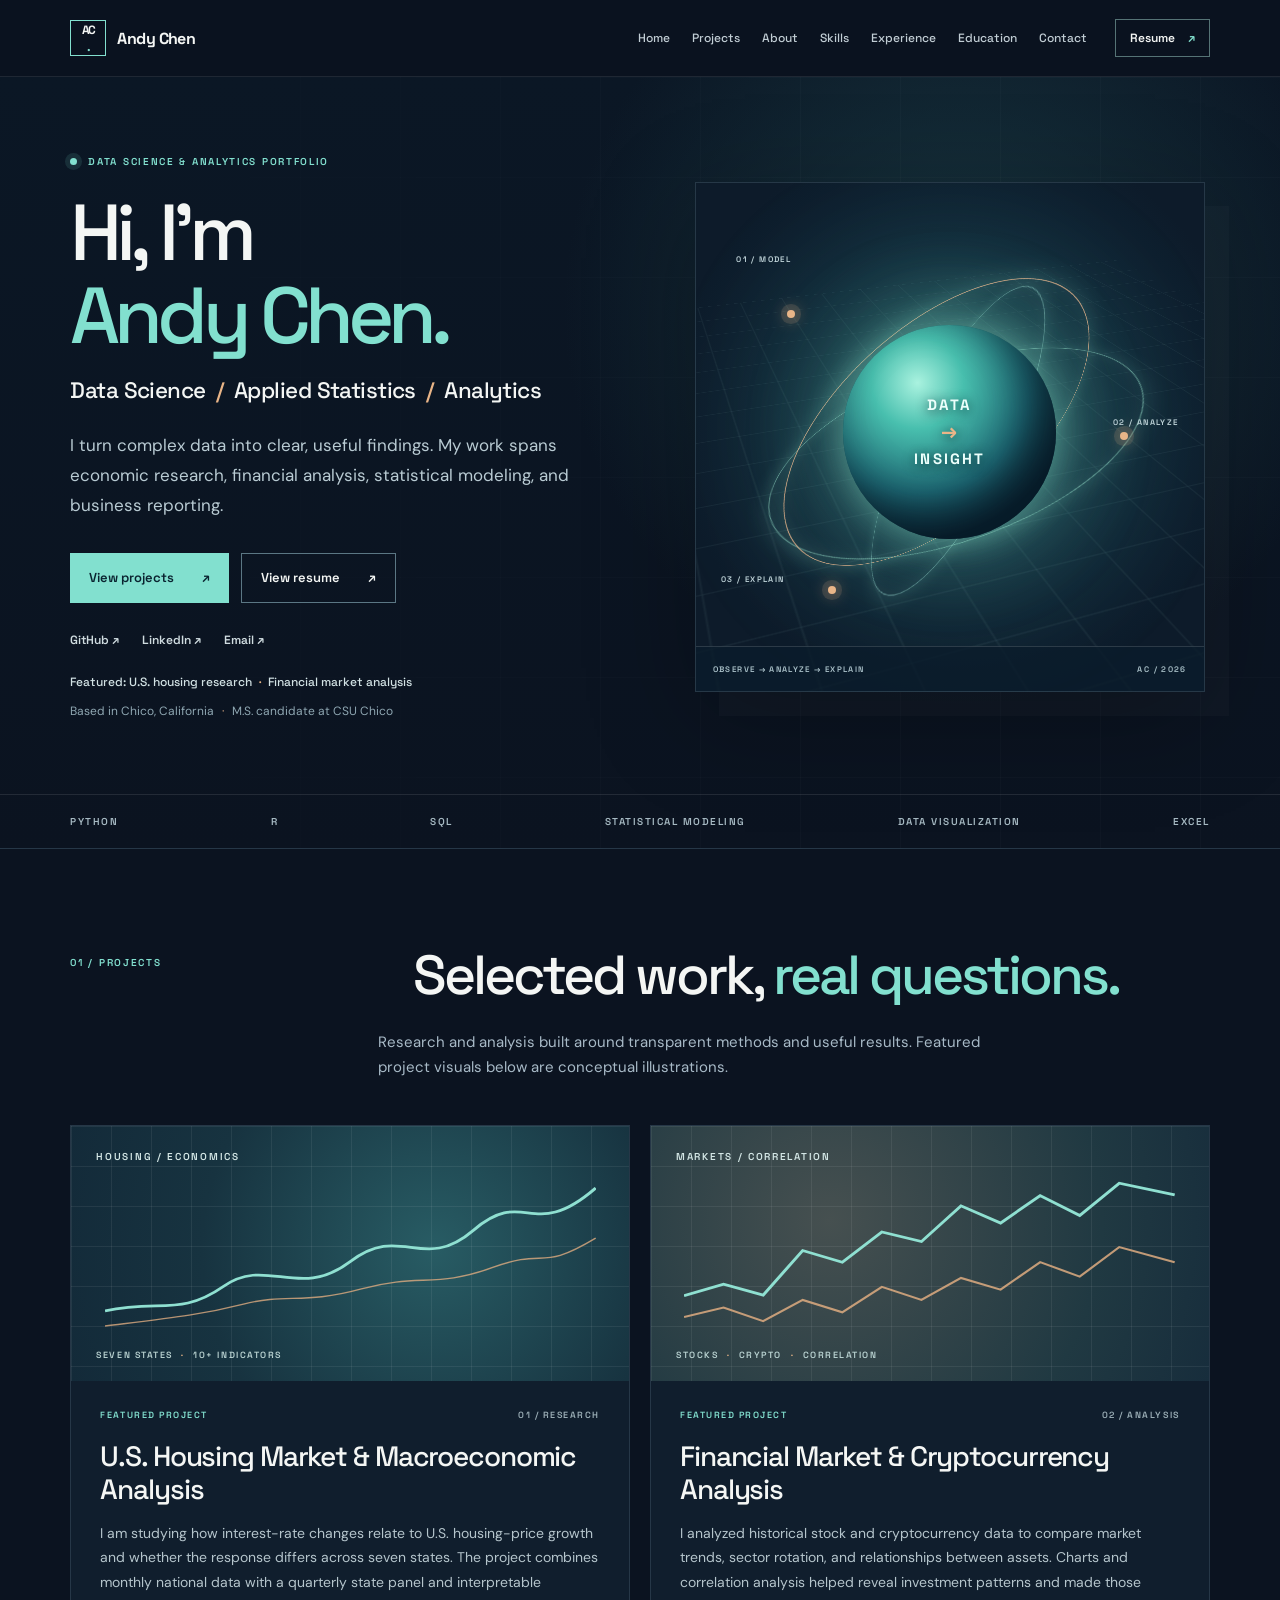
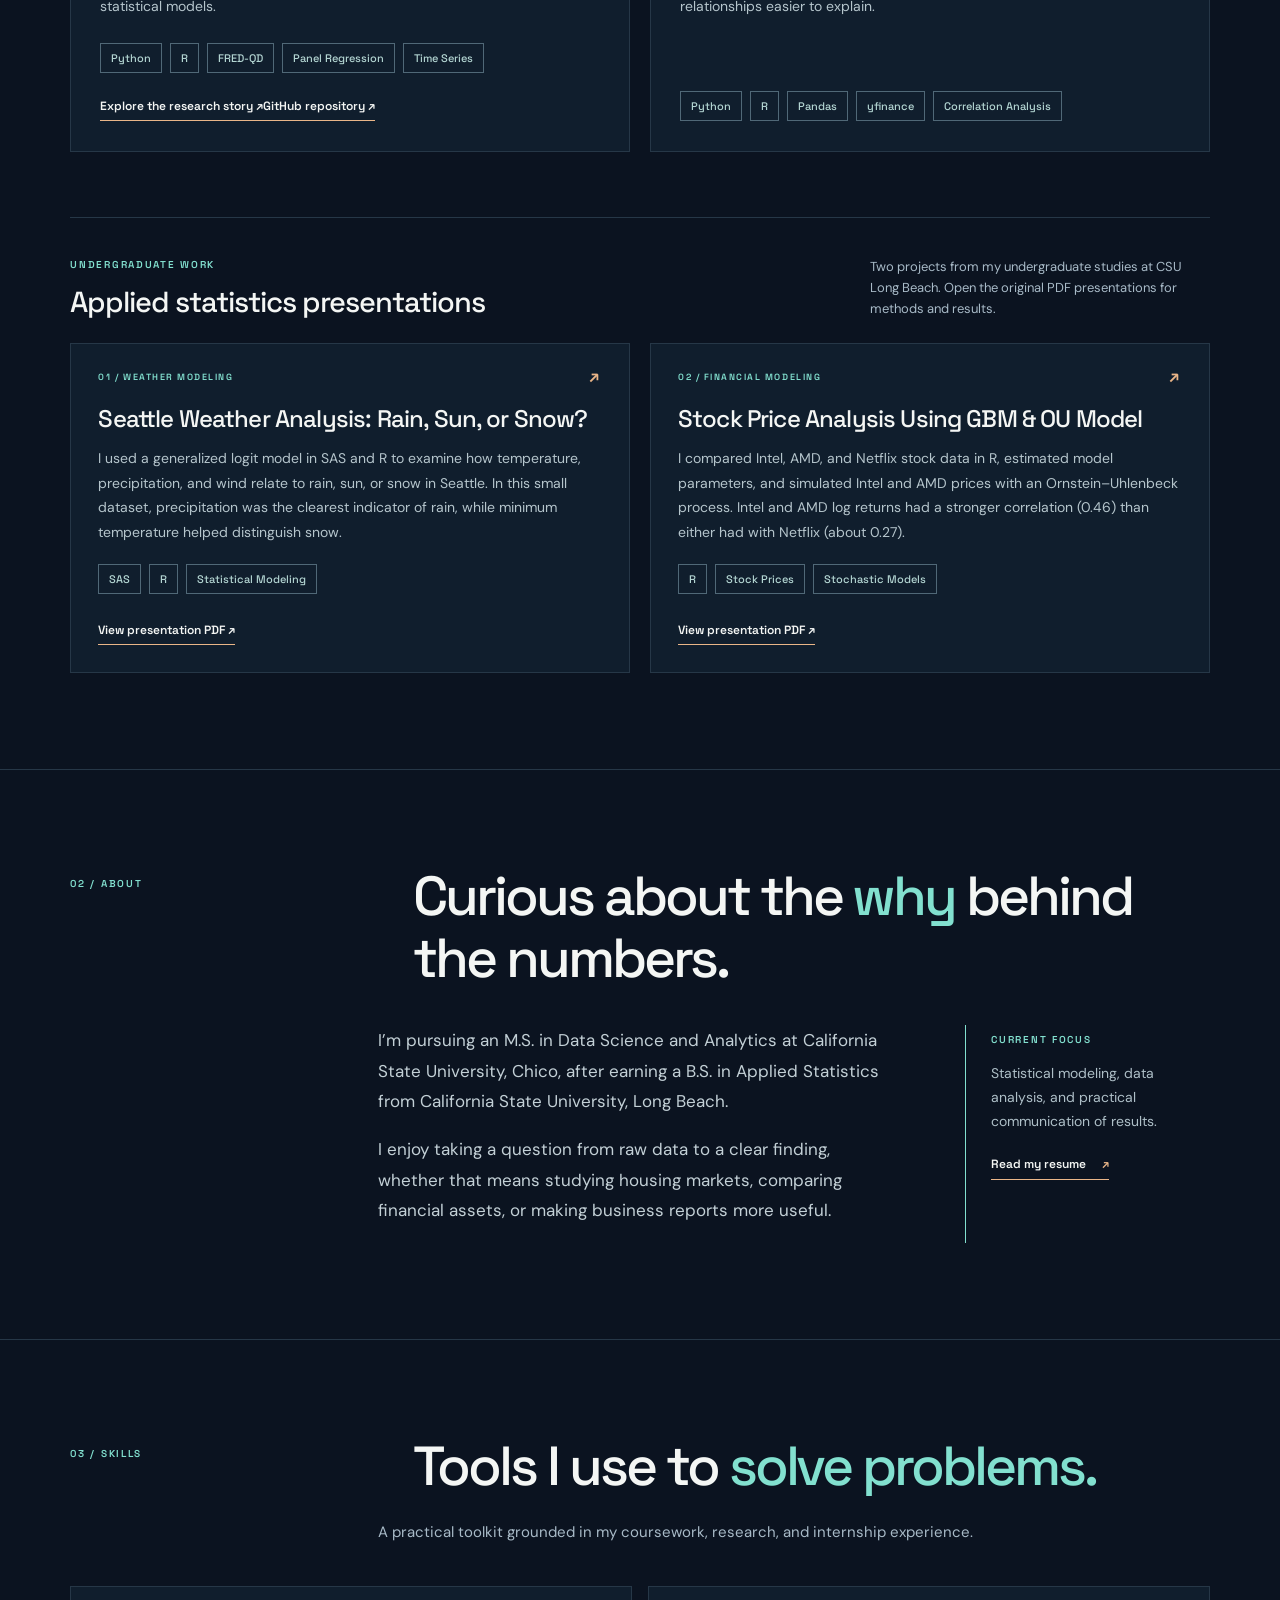
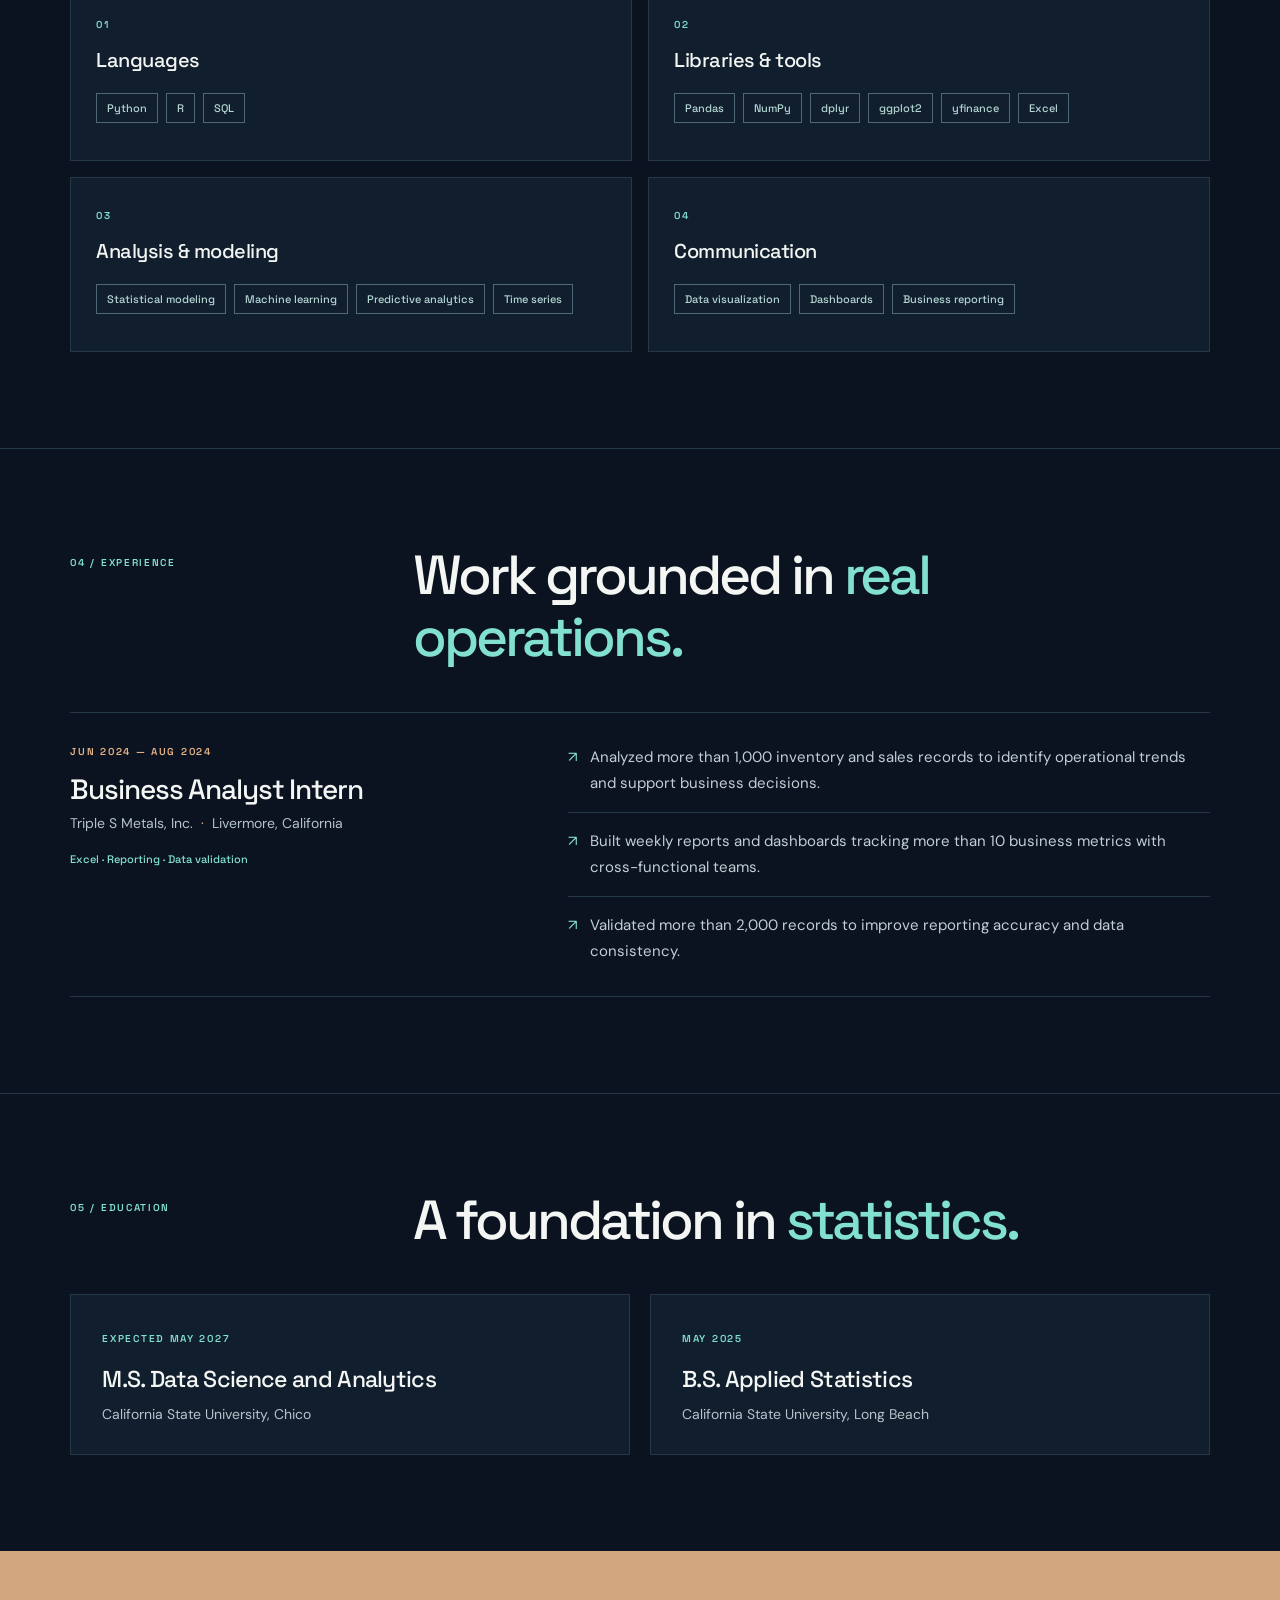
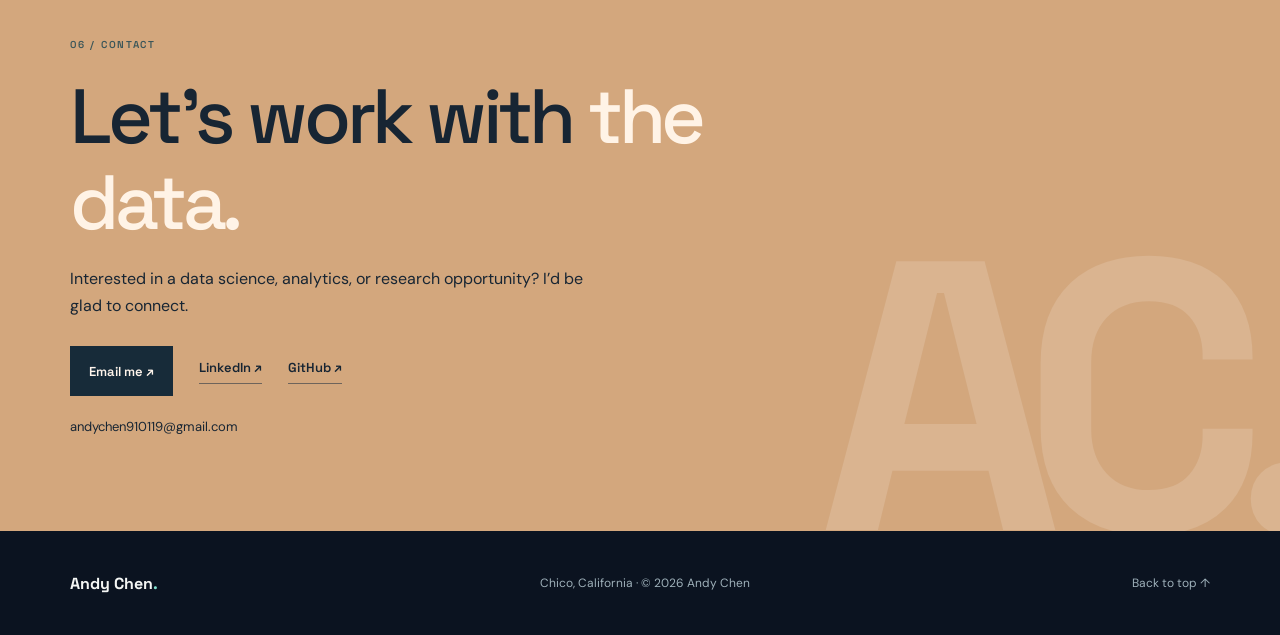
<file: index.html>
<!doctype html>
<html lang="en">
<head>
  <meta charset="utf-8">
  <meta name="viewport" content="width=device-width, initial-scale=1">
  <meta name="theme-color" content="#0b1320">
  <meta name="description" content="Andy Chen is a data science and analytics graduate student. Explore his work in housing economics, financial markets, statistical modeling, and business analysis.">
  <meta property="og:type" content="website">
  <meta property="og:title" content="Andy Chen | Data Science & Analytics Portfolio">
  <meta property="og:description" content="Data science projects, applied statistics, and business analytics by Andy Chen.">
  <meta property="og:url" content="https://andychen910.com/">
  <meta property="og:image" content="https://andychen910.com/og-image.png">
  <meta property="og:image:width" content="1200">
  <meta property="og:image:height" content="630">
  <meta property="og:image:alt" content="Andy Chen, Data Science and Analytics portfolio">
  <meta name="twitter:card" content="summary_large_image">
  <link rel="canonical" href="https://andychen910.com/">
  <link rel="icon" href="/favicon.svg" type="image/svg+xml">
  <link rel="preconnect" href="https://fonts.googleapis.com">
  <link rel="preconnect" href="https://fonts.gstatic.com" crossorigin>
  <link href="https://fonts.googleapis.com/css2?family=DM+Sans:wght@400;500;600;700&family=Space+Grotesk:wght@400;500;600;700&display=swap" rel="stylesheet">
  <link rel="stylesheet" href="/styles.css">
  <title>Andy Chen | Data Science & Analytics Portfolio</title>
</head>
<body>
  <a class="skip-link" href="#main">Skip to content</a>
  <header class="site-header">
    <div class="nav-inner">
      <a class="brand" href="#home" aria-label="Andy Chen, home"><span class="brand-mark">AC<span>.</span></span><span>Andy Chen</span></a>
      <nav class="desktop-nav" aria-label="Primary navigation">
        <a href="#home">Home</a><a href="#projects">Projects</a><a href="#about">About</a><a href="#skills">Skills</a><a href="#experience">Experience</a><a href="#education">Education</a><a href="#contact">Contact</a>
      </nav>
      <a class="nav-resume" href="/Andy-Chen-Resume.pdf" target="_blank" rel="noopener">Resume <span aria-hidden="true">↗</span></a>
      <button class="menu-toggle" type="button" aria-label="Open navigation" aria-expanded="false" aria-controls="mobile-nav"><span></span><span></span></button>
    </div>
    <nav class="mobile-nav" id="mobile-nav" aria-label="Mobile navigation" hidden>
      <a href="#home">Home</a><a href="#projects">Projects</a><a href="#about">About</a><a href="#skills">Skills</a><a href="#experience">Experience</a><a href="#education">Education</a><a href="#contact">Contact</a><a href="/Andy-Chen-Resume.pdf" target="_blank" rel="noopener">Resume ↗</a>
    </nav>
  </header>

  <main id="main">
    <section class="hero" id="home" aria-labelledby="hero-title">
      <div class="hero-inner">
        <div class="hero-copy">
          <p class="eyebrow"><span class="status-dot" aria-hidden="true"></span> DATA SCIENCE &amp; ANALYTICS PORTFOLIO</p>
          <h1 id="hero-title">Hi, I’m <span>Andy Chen.</span></h1>
          <p class="hero-role">Data Science <span aria-hidden="true">/</span> Applied Statistics <span aria-hidden="true">/</span> Analytics</p>
          <p class="hero-description">I turn complex data into clear, useful findings. My work spans economic research, financial analysis, statistical modeling, and business reporting.</p>
          <div class="hero-actions">
            <a class="button button-primary" href="#projects">View projects <span aria-hidden="true">↗</span></a>
            <a class="button button-outline" href="/Andy-Chen-Resume.pdf" target="_blank" rel="noopener">View resume <span aria-hidden="true">↗</span></a>
          </div>
          <div class="hero-socials" aria-label="Professional profiles and contact">
            <a href="https://github.com/andychen910" target="_blank" rel="noopener noreferrer">GitHub ↗</a>
            <a href="https://www.linkedin.com/in/andychen910/" target="_blank" rel="noopener noreferrer">LinkedIn ↗</a>
            <a href="mailto:andychen910119@gmail.com">Email ↗</a>
          </div>
          <p class="hero-feature">Featured: U.S. housing research <span aria-hidden="true">·</span> Financial market analysis</p><p class="hero-location">Based in Chico, California <span aria-hidden="true">·</span> M.S. candidate at CSU Chico</p>
        </div>
        <div class="hero-scene" aria-hidden="true">
          <div class="scene-grid"></div>
          <div class="scene-glow"></div>
          <div class="orbit orbit-one"></div><div class="orbit orbit-two"></div><div class="orbit orbit-three"></div>
          <div class="scene-core"><div class="core-inner"><span>DATA</span><span>→</span><span>INSIGHT</span></div></div>
          <span class="scene-node node-one"></span><span class="scene-node node-two"></span><span class="scene-node node-three"></span>
          <span class="scene-label scene-label-one">01 / MODEL</span><span class="scene-label scene-label-two">02 / ANALYZE</span><span class="scene-label scene-label-three">03 / EXPLAIN</span>
          <div class="scene-bottom"><span>OBSERVE → ANALYZE → EXPLAIN</span><span>AC / 2026</span></div>
        </div>
      </div>
      <div class="hero-strip"><span>PYTHON</span><span>R</span><span>SQL</span><span>STATISTICAL MODELING</span><span>DATA VISUALIZATION</span><span>EXCEL</span></div>
    </section>

    <section class="section projects-section" id="projects" aria-labelledby="projects-title">
      <div class="section-heading"><p class="section-kicker">01 / PROJECTS</p><h2 id="projects-title">Selected work, <em>real questions.</em></h2></div>
      <p class="section-intro">Research and analysis built around transparent methods and useful results. Featured project visuals below are conceptual illustrations.</p>
      <div class="featured-grid">
        <article class="project-card featured-card">
          <div class="project-preview housing-preview" aria-label="Conceptual illustration of housing price trends" role="img"><div class="preview-grid"></div><span class="preview-overline">HOUSING / ECONOMICS</span><svg viewBox="0 0 620 260" preserveAspectRatio="none" aria-hidden="true"><path d="M0 214 C70 197 95 222 150 178 S245 199 310 142 S401 160 466 96 S540 115 620 35" fill="none" stroke="#8fe0d1" stroke-width="4"/><path d="M0 236 C85 224 120 220 175 204 S251 205 324 182 S418 181 489 151 S548 158 620 108" fill="none" stroke="#dfac80" stroke-width="2" opacity=".8"/></svg><span class="preview-footer">SEVEN STATES <span>·</span> 10+ INDICATORS</span></div>
          <div class="project-content"><p class="project-type">FEATURED PROJECT <span>01 / RESEARCH</span></p><h3>U.S. Housing Market &amp; Macroeconomic Analysis</h3><p class="project-description">I am studying how interest-rate changes relate to U.S. housing-price growth and whether the response differs across seven states. The project combines monthly national data with a quarterly state panel and interpretable statistical models.</p><div class="project-tags"><span>Python</span><span>R</span><span>FRED-QD</span><span>Panel Regression</span><span>Time Series</span></div><div class="project-links"><a href="/projects/master-project/">Explore the research story ↗</a><a href="https://github.com/andychen910/Master-Project" target="_blank" rel="noopener noreferrer">GitHub repository ↗</a></div></div>
        </article>
        <article class="project-card featured-card">
          <div class="project-preview market-preview" aria-label="Conceptual illustration of financial market trends" role="img"><div class="preview-grid"></div><span class="preview-overline">MARKETS / CORRELATION</span><svg viewBox="0 0 620 260" preserveAspectRatio="none" aria-hidden="true"><path d="M0 192 L50 175 L100 191 L150 126 L200 143 L250 99 L300 113 L350 61 L400 86 L450 46 L500 75 L550 28 L620 45" fill="none" stroke="#8fe0d1" stroke-width="4"/><path d="M0 223 L50 209 L100 229 L150 198 L200 216 L250 179 L300 198 L350 166 L400 183 L450 143 L500 164 L550 121 L620 143" fill="none" stroke="#dfac80" stroke-width="3" opacity=".85"/></svg><span class="preview-footer">STOCKS <span>·</span> CRYPTO <span>·</span> CORRELATION</span></div>
          <div class="project-content"><p class="project-type">FEATURED PROJECT <span>02 / ANALYSIS</span></p><h3>Financial Market &amp; Cryptocurrency Analysis</h3><p class="project-description">I analyzed historical stock and cryptocurrency data to compare market trends, sector rotation, and relationships between assets. Charts and correlation analysis helped reveal investment patterns and made those relationships easier to explain.</p><div class="project-tags"><span>Python</span><span>R</span><span>Pandas</span><span>yfinance</span><span>Correlation Analysis</span></div></div>
        </article>
      </div>
      <div class="more-work-heading"><div><p class="section-kicker">UNDERGRADUATE WORK</p><h3>Applied statistics presentations</h3></div><p>Two projects from my undergraduate studies at CSU Long Beach. Open the original PDF presentations for methods and results.</p></div>
      <div class="compact-grid">
        <article class="project-card compact-card"><div class="compact-top"><span>01 / WEATHER MODELING</span><span aria-hidden="true">↗</span></div><h4>Seattle Weather Analysis: Rain, Sun, or Snow?</h4><p>I used a generalized logit model in SAS and R to examine how temperature, precipitation, and wind relate to rain, sun, or snow in Seattle. In this small dataset, precipitation was the clearest indicator of rain, while minimum temperature helped distinguish snow.</p><div class="project-tags"><span>SAS</span><span>R</span><span>Statistical Modeling</span></div><a class="compact-link" href="/Seattle-Weather-Analysis.pdf" target="_blank" rel="noopener">View presentation PDF ↗</a></article>
        <article class="project-card compact-card"><div class="compact-top"><span>02 / FINANCIAL MODELING</span><span aria-hidden="true">↗</span></div><h4>Stock Price Analysis Using GBM &amp; OU Model</h4><p>I compared Intel, AMD, and Netflix stock data in R, estimated model parameters, and simulated Intel and AMD prices with an Ornstein–Uhlenbeck process. Intel and AMD log returns had a stronger correlation (0.46) than either had with Netflix (about 0.27).</p><div class="project-tags"><span>R</span><span>Stock Prices</span><span>Stochastic Models</span></div><a class="compact-link" href="/Stock-Price-Analysis-GBM-OU.pdf" target="_blank" rel="noopener">View presentation PDF ↗</a></article>
      </div>
    </section>

    <section class="section about-section" id="about" aria-labelledby="about-title">
      <div class="section-heading"><p class="section-kicker">02 / ABOUT</p><h2 id="about-title">Curious about the <em>why</em> behind the numbers.</h2></div>
      <div class="about-grid">
        <div class="about-copy"><p>I’m pursuing an M.S. in Data Science and Analytics at California State University, Chico, after earning a B.S. in Applied Statistics from California State University, Long Beach.</p><p>I enjoy taking a question from raw data to a clear finding, whether that means studying housing markets, comparing financial assets, or making business reports more useful.</p></div>
        <div class="about-aside"><span class="aside-label">CURRENT FOCUS</span><p>Statistical modeling, data analysis, and practical communication of results.</p><a href="/Andy-Chen-Resume.pdf" target="_blank" rel="noopener">Read my resume <span aria-hidden="true">↗</span></a></div>
      </div>
    </section>

    <section class="section skills-section" id="skills" aria-labelledby="skills-title">
      <div class="section-heading"><p class="section-kicker">03 / SKILLS</p><h2 id="skills-title">Tools I use to <em>solve problems.</em></h2></div>
      <p class="section-intro">A practical toolkit grounded in my coursework, research, and internship experience.</p>
      <div class="skills-grid">
        <div class="skill-group"><span class="skill-number">01</span><h3>Languages</h3><div class="skill-tags"><span>Python</span><span>R</span><span>SQL</span></div></div>
        <div class="skill-group"><span class="skill-number">02</span><h3>Libraries &amp; tools</h3><div class="skill-tags"><span>Pandas</span><span>NumPy</span><span>dplyr</span><span>ggplot2</span><span>yfinance</span><span>Excel</span></div></div>
        <div class="skill-group"><span class="skill-number">03</span><h3>Analysis &amp; modeling</h3><div class="skill-tags"><span>Statistical modeling</span><span>Machine learning</span><span>Predictive analytics</span><span>Time series</span></div></div>
        <div class="skill-group"><span class="skill-number">04</span><h3>Communication</h3><div class="skill-tags"><span>Data visualization</span><span>Dashboards</span><span>Business reporting</span></div></div>
      </div>
    </section>

    <section class="section experience-section" id="experience" aria-labelledby="experience-title">
      <div class="section-heading"><p class="section-kicker">04 / EXPERIENCE</p><h2 id="experience-title">Work grounded in <em>real operations.</em></h2></div>
      <div class="experience-card"><div class="experience-meta"><p class="experience-date">JUN 2024 — AUG 2024</p><h3>Business Analyst Intern</h3><p>Triple S Metals, Inc. <span>·</span> Livermore, California</p><span class="experience-tool">Excel · Reporting · Data validation</span></div><ul><li>Analyzed more than 1,000 inventory and sales records to identify operational trends and support business decisions.</li><li>Built weekly reports and dashboards tracking more than 10 business metrics with cross-functional teams.</li><li>Validated more than 2,000 records to improve reporting accuracy and data consistency.</li></ul></div>
    </section>

    <section class="section education-section" id="education" aria-labelledby="education-title">
      <div class="section-heading"><p class="section-kicker">05 / EDUCATION</p><h2 id="education-title">A foundation in <em>statistics.</em></h2></div>
      <div class="education-grid"><div class="education-card"><span>EXPECTED MAY 2027</span><h3>M.S. Data Science and Analytics</h3><p>California State University, Chico</p></div><div class="education-card"><span>MAY 2025</span><h3>B.S. Applied Statistics</h3><p>California State University, Long Beach</p></div></div>
    </section>

    <section class="contact-section" id="contact" aria-labelledby="contact-title"><div class="contact-inner"><p class="section-kicker">06 / CONTACT</p><h2 id="contact-title">Let’s work with <em>the data.</em></h2><p>Interested in a data science, analytics, or research opportunity? I’d be glad to connect.</p><div class="contact-actions"><a class="button button-dark" href="mailto:andychen910119@gmail.com">Email me ↗</a><a href="https://www.linkedin.com/in/andychen910/" target="_blank" rel="noopener noreferrer">LinkedIn ↗</a><a href="https://github.com/andychen910" target="_blank" rel="noopener noreferrer">GitHub ↗</a></div><a class="contact-email" href="mailto:andychen910119@gmail.com">andychen910119@gmail.com</a></div><span class="contact-watermark" aria-hidden="true">AC.</span></section>
  </main>
  <footer class="site-footer"><a class="footer-brand" href="#home">Andy Chen<span>.</span></a><p>Chico, California <span aria-hidden="true">·</span> © <span id="year">2026</span> Andy Chen</p><a href="#home">Back to top ↑</a></footer>
  <script src="/script.js" defer></script>
</body>
</html>
</file>
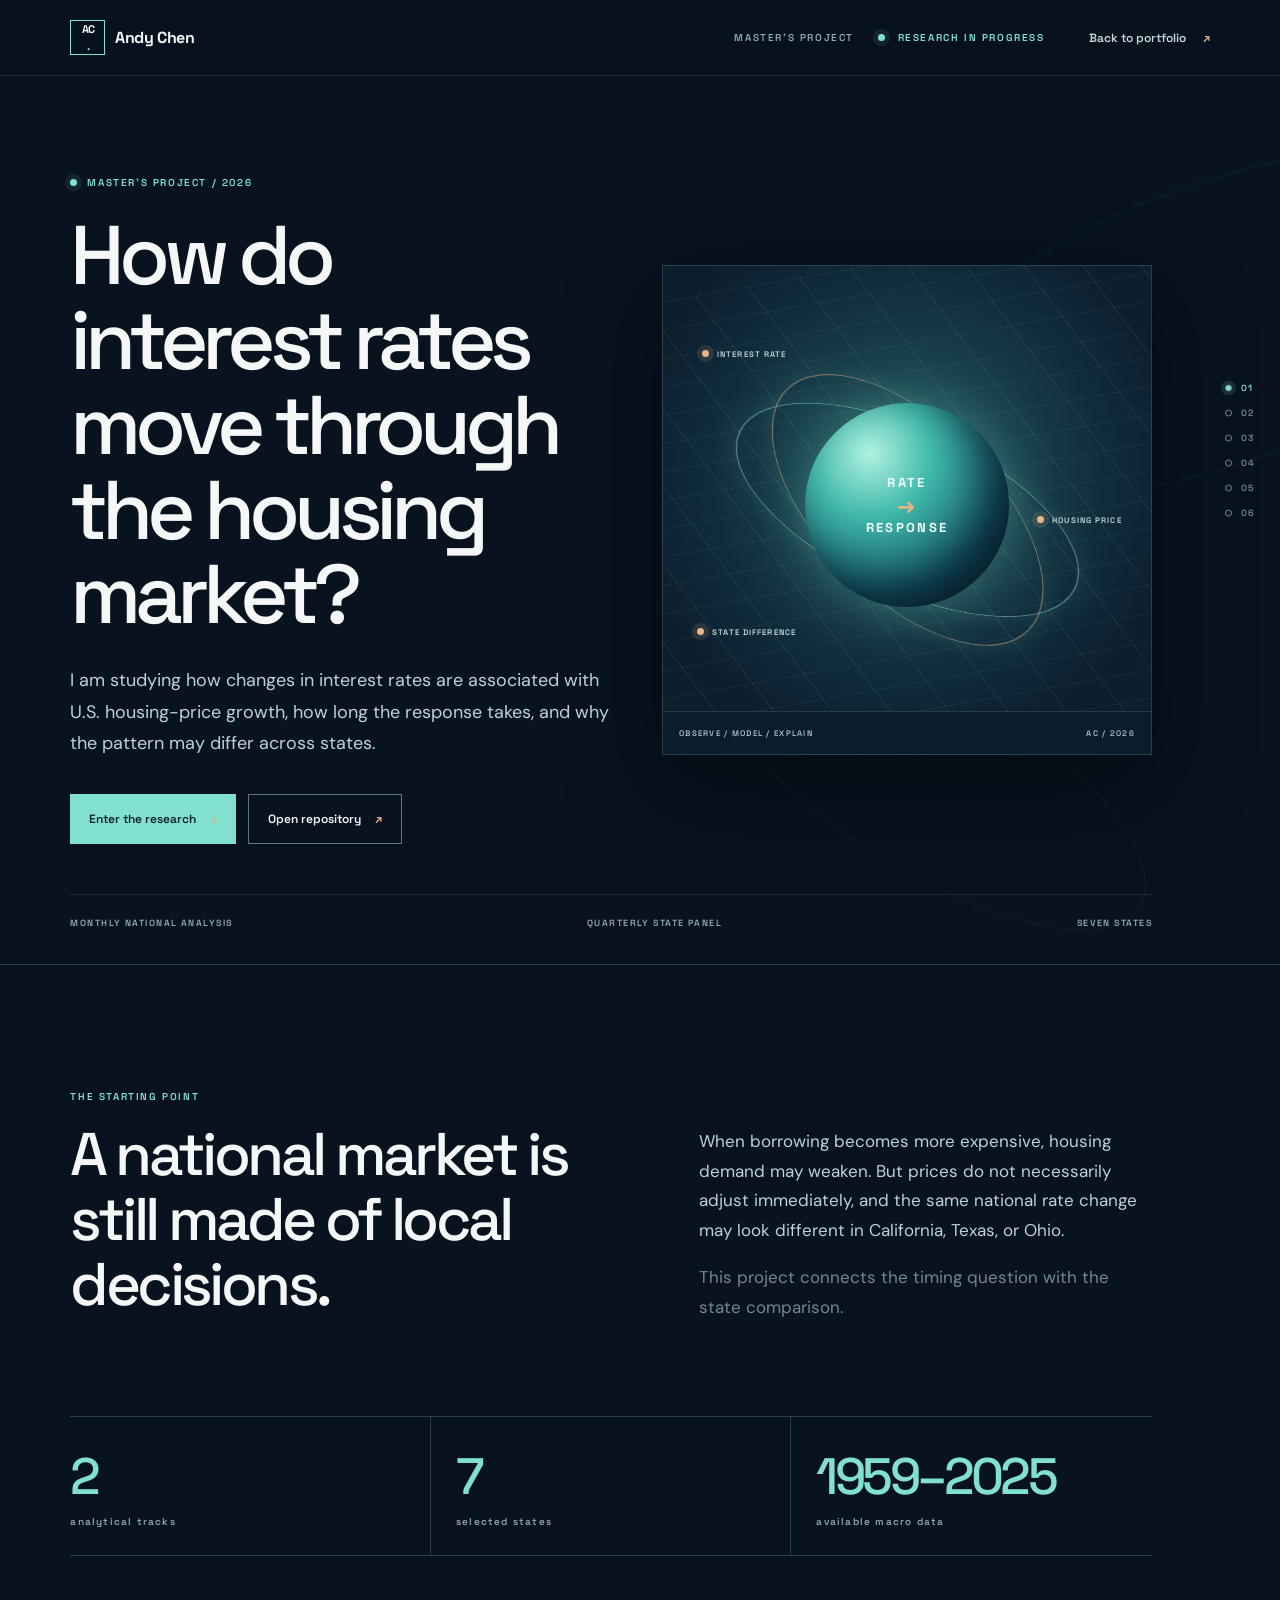
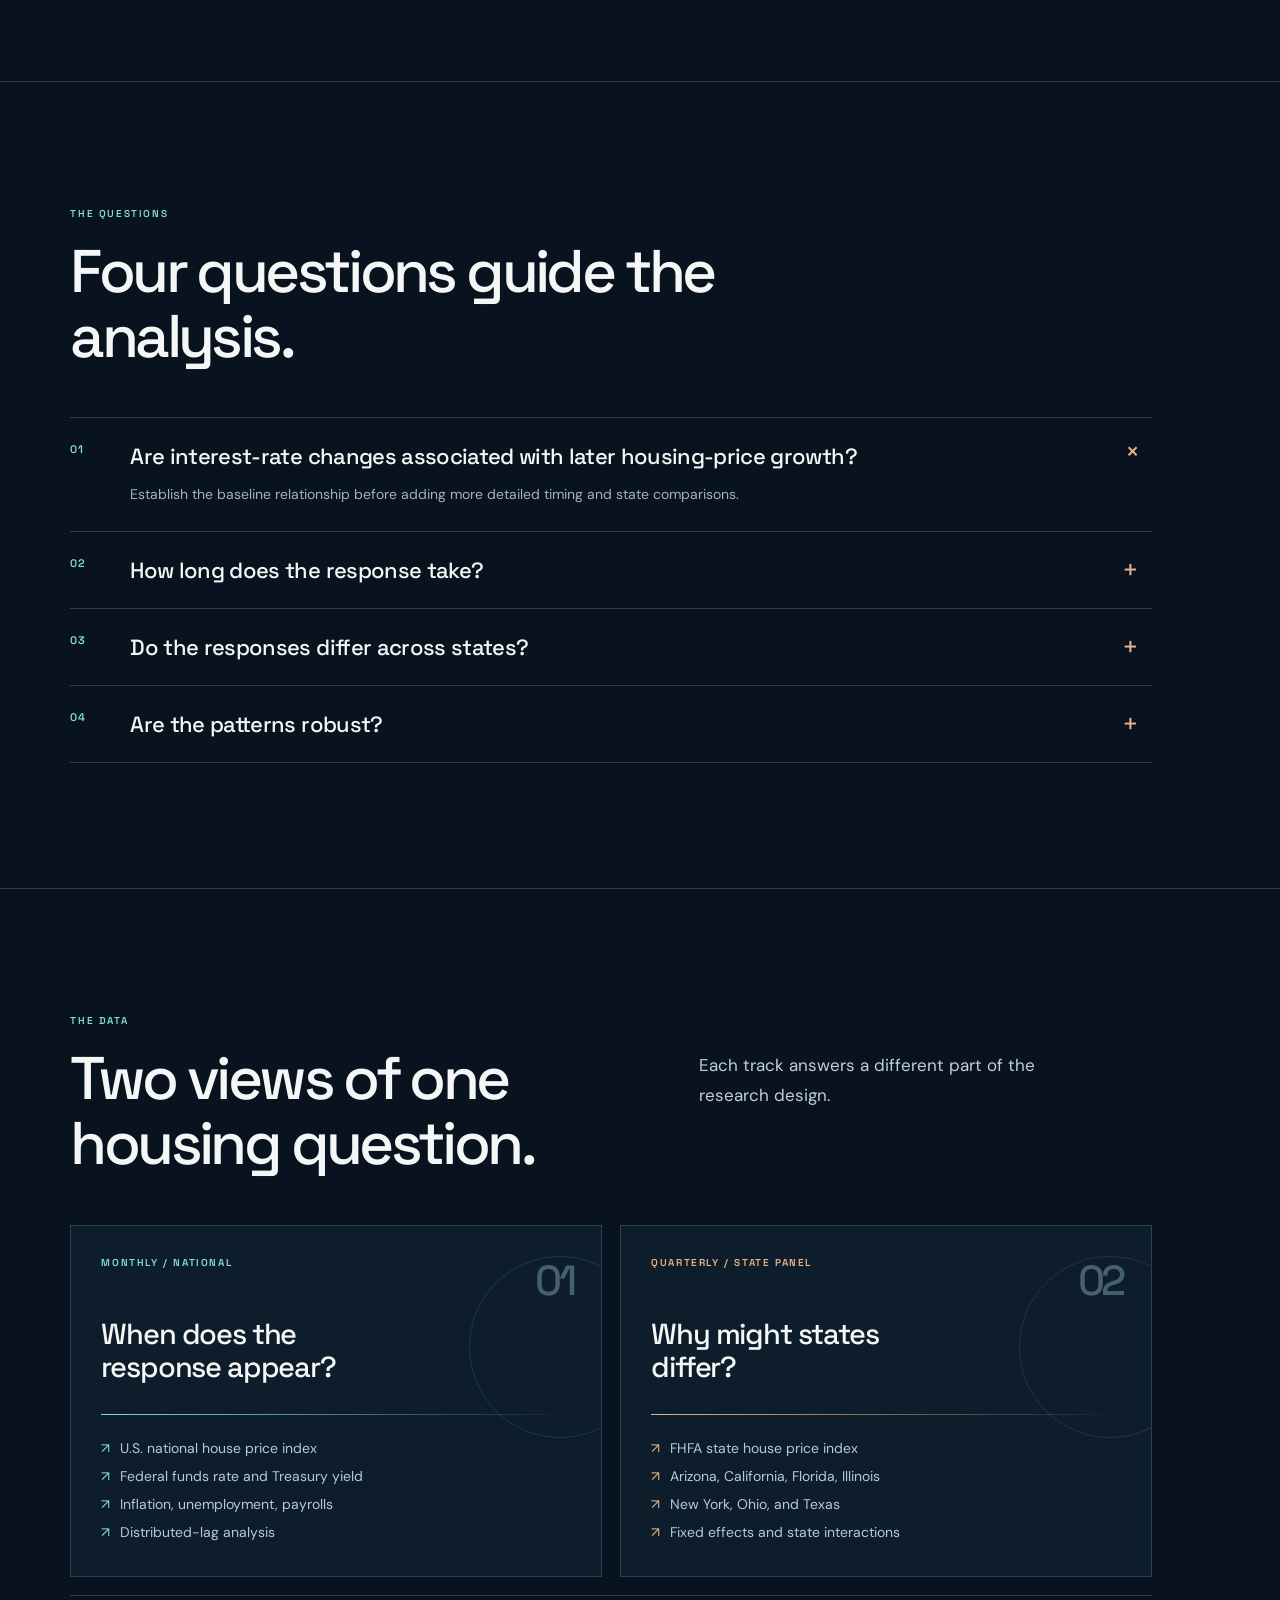
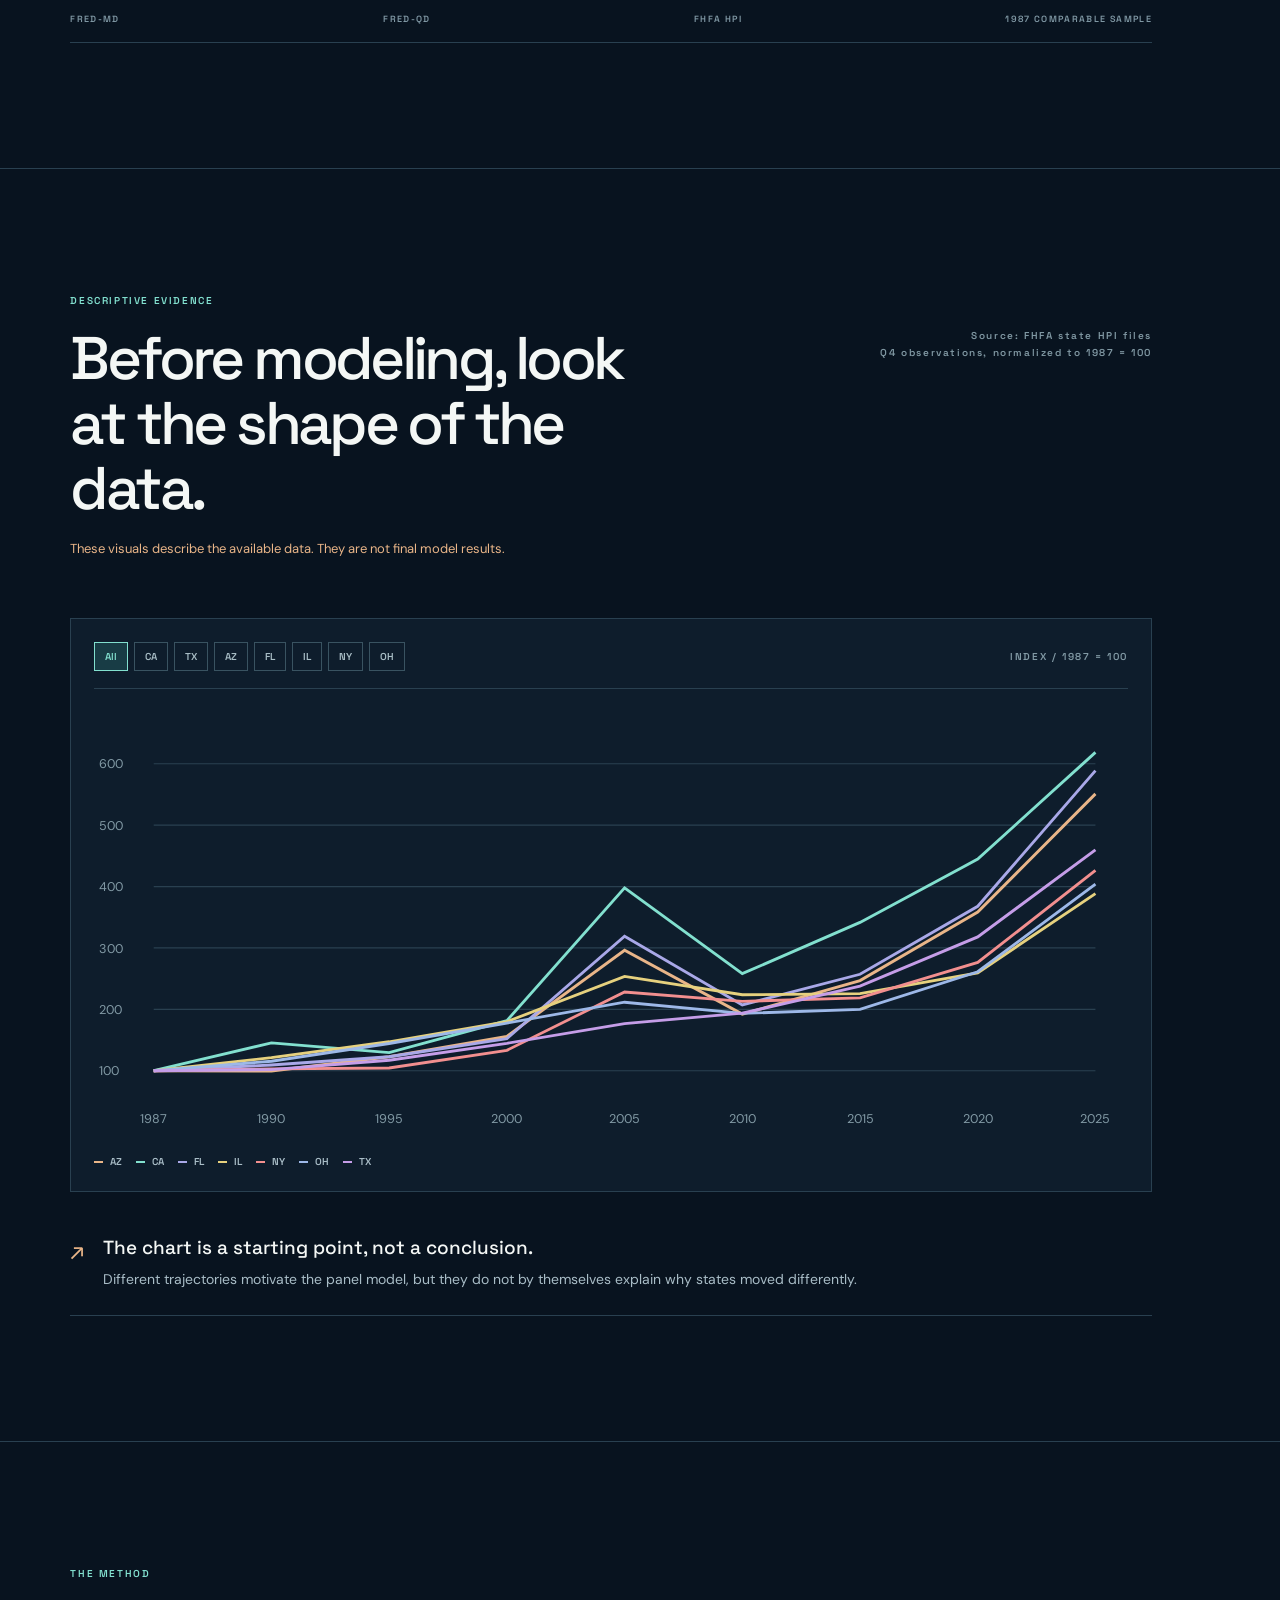
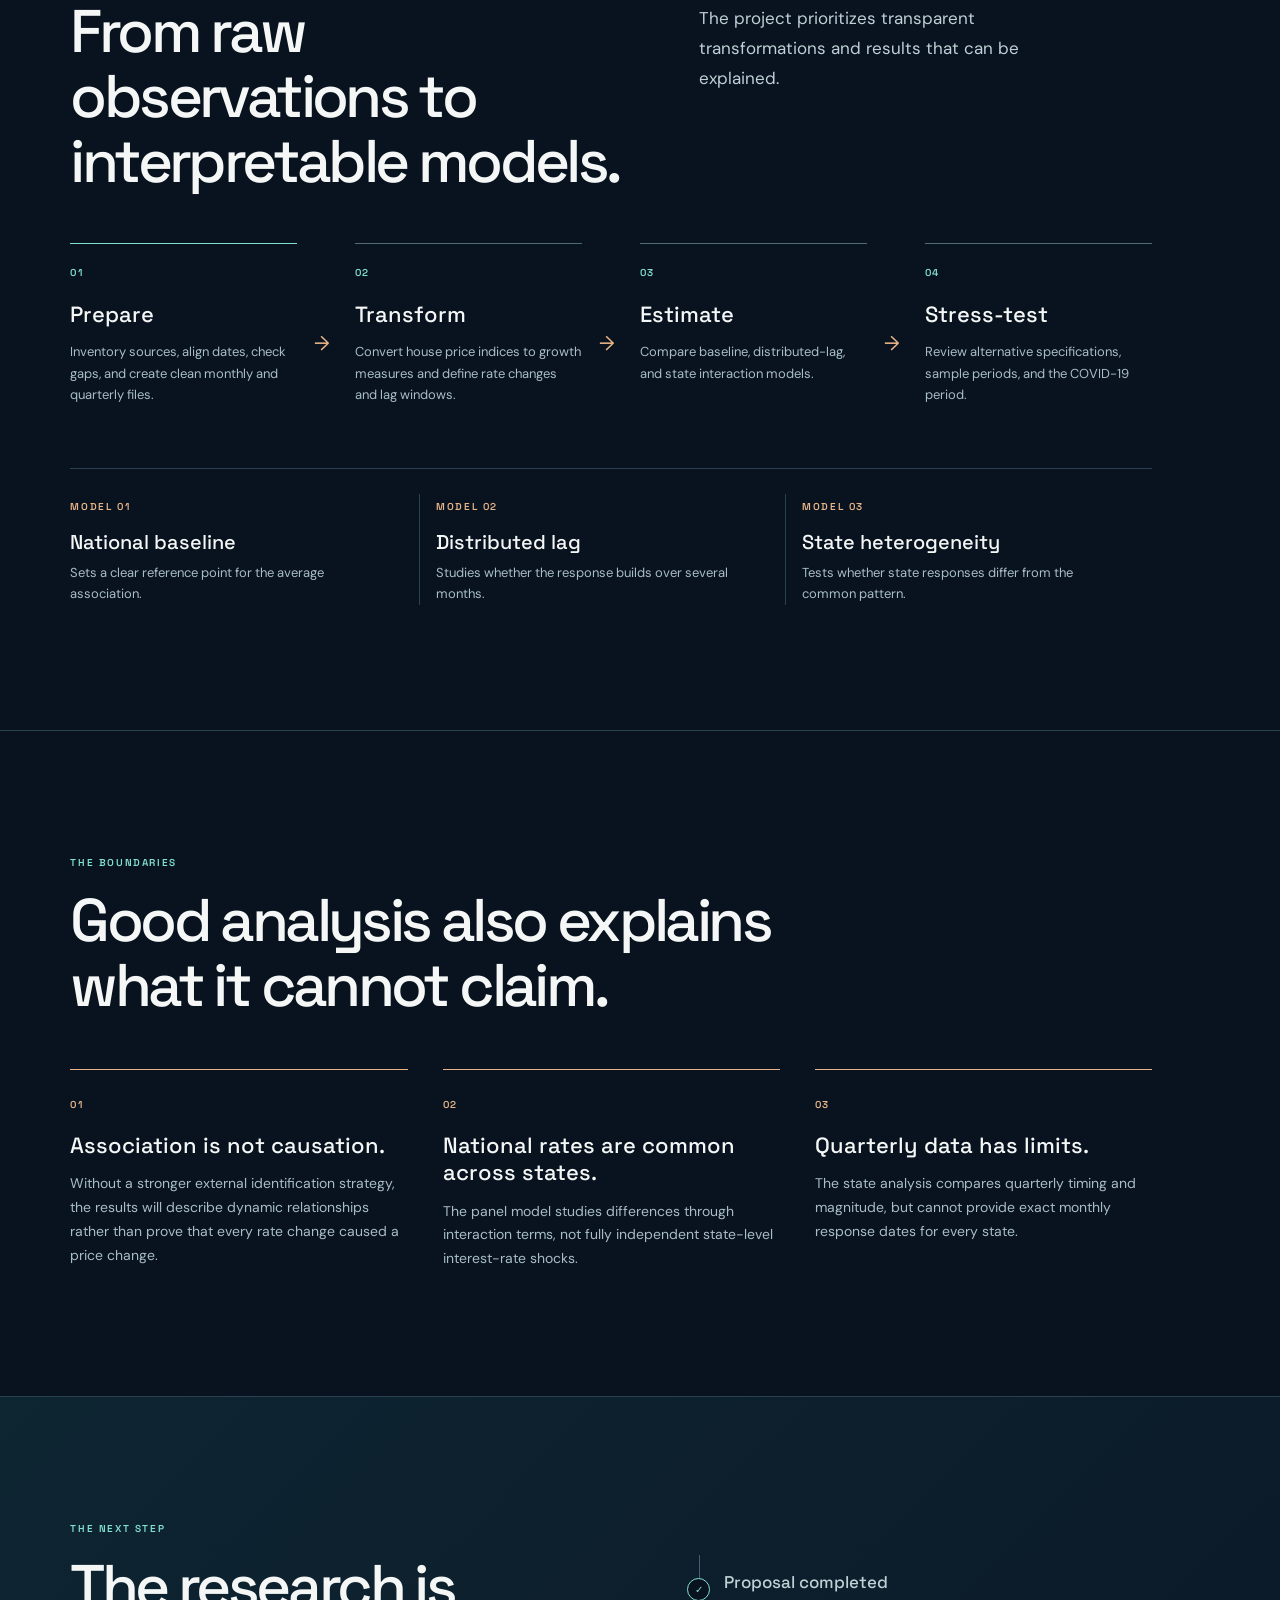
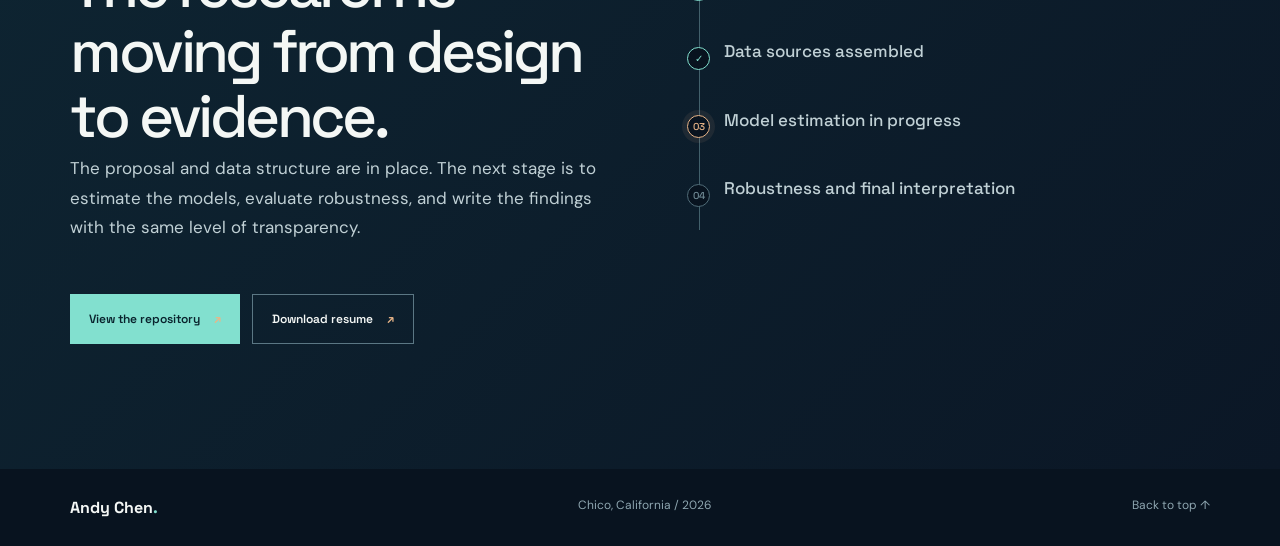
<file: projects/master-project/index.html>
<!doctype html>
<html lang="en">
<head>
  <meta charset="utf-8">
  <meta name="viewport" content="width=device-width, initial-scale=1">
  <meta name="theme-color" content="#08131f">
  <meta name="description" content="Andy Chen's master's project on interest-rate changes, U.S. housing-price growth, and differences across seven states.">
  <meta property="og:type" content="article">
  <meta property="og:title" content="Master Project | Andy Chen">
  <meta property="og:description" content="A research story about interest rates, housing prices, and state-level differences.">
  <meta property="og:url" content="https://andychen910.com/projects/master-project/">
  <link rel="canonical" href="https://andychen910.com/projects/master-project/">
  <link rel="icon" href="/favicon.svg" type="image/svg+xml">
  <link rel="preconnect" href="https://fonts.googleapis.com">
  <link rel="preconnect" href="https://fonts.gstatic.com" crossorigin>
  <link href="https://fonts.googleapis.com/css2?family=DM+Sans:wght@400;500;600;700&family=Space+Grotesk:wght@400;500;600;700&display=swap" rel="stylesheet">
  <link rel="stylesheet" href="/projects/master-project/project.css">
  <title>Master Project | Andy Chen</title>
</head>
<body>
  <a class="skip-link" href="#main">Skip to content</a>
  <header class="research-header">
    <a class="brand" href="/" aria-label="Andy Chen, home"><span class="brand-mark">AC<span>.</span></span><span>Andy Chen</span></a>
    <div class="header-meta"><span>MASTER'S PROJECT</span><span class="header-status"><i></i> RESEARCH IN PROGRESS</span></div>
    <a class="back-link" href="/">Back to portfolio <span aria-hidden="true">↗</span></a>
  </header>

  <aside class="progress-rail" aria-label="Research sections">
    <a href="#question" class="is-active"><span>01</span><b>Question</b></a>
    <a href="#data"><span>02</span><b>Data</b></a>
    <a href="#method"><span>03</span><b>Method</b></a>
    <a href="#evidence"><span>04</span><b>Evidence</b></a>
    <a href="#limits"><span>05</span><b>Limits</b></a>
    <a href="#next"><span>06</span><b>Next</b></a>
  </aside>

  <main id="main">
    <section class="research-hero" id="question">
      <div class="hero-orbit orbit-a"></div><div class="hero-orbit orbit-b"></div>
      <div class="hero-copy reveal">
        <p class="status-line"><span></span> MASTER'S PROJECT / 2026</p>
        <h1>How do interest rates move through the housing market?</h1>
        <p class="hero-lede">I am studying how changes in interest rates are associated with U.S. housing-price growth, how long the response takes, and why the pattern may differ across states.</p>
        <div class="hero-actions"><a class="button button-primary" href="#data">Enter the research <span>↓</span></a><a class="button button-quiet" href="https://github.com/andychen910/Master-Project" target="_blank" rel="noopener noreferrer">Open repository <span>↗</span></a></div>
      </div>
      <div class="hero-visual reveal" aria-label="A conceptual diagram showing rate changes flowing into housing responses" role="img">
        <div class="visual-grid"></div><div class="visual-ring ring-one"></div><div class="visual-ring ring-two"></div>
        <div class="visual-core"><span>RATE</span><strong>→</strong><span>RESPONSE</span></div>
        <span class="visual-node node-top">INTEREST RATE</span><span class="visual-node node-right">HOUSING PRICE</span><span class="visual-node node-bottom">STATE DIFFERENCE</span>
        <div class="visual-footer"><span>OBSERVE / MODEL / EXPLAIN</span><span>AC / 2026</span></div>
      </div>
      <div class="hero-foot reveal"><span>MONTHLY NATIONAL ANALYSIS</span><span>QUARTERLY STATE PANEL</span><span>SEVEN STATES</span></div>
    </section>

    <section class="section intro-section">
      <div class="section-label">THE STARTING POINT</div>
      <div class="intro-layout"><h2>A national market is still made of local decisions.</h2><div><p>When borrowing becomes more expensive, housing demand may weaken. But prices do not necessarily adjust immediately, and the same national rate change may look different in California, Texas, or Ohio.</p><p class="muted">This project connects the timing question with the state comparison.</p></div></div>
      <div class="stat-row"><div><strong>2</strong><span>analytical tracks</span></div><div><strong>7</strong><span>selected states</span></div><div><strong>1959–2025</strong><span>available macro data</span></div></div>
    </section>

    <section class="section questions-section" id="questions">
      <div class="section-label">THE QUESTIONS</div><h2>Four questions guide the analysis.</h2>
      <div class="question-list">
        <button class="question-item is-open" type="button" aria-expanded="true"><span>01</span><strong>Are interest-rate changes associated with later housing-price growth?</strong><em>+</em><p>Establish the baseline relationship before adding more detailed timing and state comparisons.</p></button>
        <button class="question-item" type="button" aria-expanded="false"><span>02</span><strong>How long does the response take?</strong><em>+</em><p>Compare current and lagged rate changes using distributed-lag windows.</p></button>
        <button class="question-item" type="button" aria-expanded="false"><span>03</span><strong>Do the responses differ across states?</strong><em>+</em><p>Use state interactions to study whether the same national change is associated with different state outcomes.</p></button>
        <button class="question-item" type="button" aria-expanded="false"><span>04</span><strong>Are the patterns robust?</strong><em>+</em><p>Check alternative measures, lag lengths, sample periods, and the COVID-19 period.</p></button>
      </div>
    </section>

    <section class="section data-section" id="data">
      <div class="section-label">THE DATA</div><div class="section-heading-row"><h2>Two views of one housing question.</h2><p>Each track answers a different part of the research design.</p></div>
      <div class="tracks">
        <article class="track track-national"><span class="track-number">01</span><p class="track-kicker">MONTHLY / NATIONAL</p><h3>When does the response appear?</h3><div class="track-line"></div><ul><li>U.S. national house price index</li><li>Federal funds rate and Treasury yield</li><li>Inflation, unemployment, payrolls</li><li>Distributed-lag analysis</li></ul></article>
        <article class="track track-state"><span class="track-number">02</span><p class="track-kicker">QUARTERLY / STATE PANEL</p><h3>Why might states differ?</h3><div class="track-line"></div><ul><li>FHFA state house price index</li><li>Arizona, California, Florida, Illinois</li><li>New York, Ohio, and Texas</li><li>Fixed effects and state interactions</li></ul></article>
      </div>
      <div class="source-strip"><span>FRED-MD</span><span>FRED-QD</span><span>FHFA HPI</span><span>1987 COMPARABLE SAMPLE</span></div>
    </section>

    <section class="section evidence-section" id="evidence">
      <div class="section-label">DESCRIPTIVE EVIDENCE</div><div class="section-heading-row"><div><h2>Before modeling, look at the shape of the data.</h2><p class="chart-note">These visuals describe the available data. They are not final model results.</p></div><span class="chart-source">Source: FHFA state HPI files<br>Q4 observations, normalized to 1987 = 100</span></div>
      <div class="chart-panel"><div class="chart-toolbar"><div class="state-controls" role="group" aria-label="Highlight a state"><button class="state-filter is-active" data-state="all" type="button">All</button><button class="state-filter" data-state="CA" type="button">CA</button><button class="state-filter" data-state="TX" type="button">TX</button><button class="state-filter" data-state="AZ" type="button">AZ</button><button class="state-filter" data-state="FL" type="button">FL</button><button class="state-filter" data-state="IL" type="button">IL</button><button class="state-filter" data-state="NY" type="button">NY</button><button class="state-filter" data-state="OH" type="button">OH</button></div><span class="chart-unit">INDEX / 1987 = 100</span></div><div class="chart-wrap"><svg id="state-chart" viewBox="0 0 900 390" role="img" aria-labelledby="state-chart-title state-chart-desc"><title id="state-chart-title">Normalized house price index by state</title><desc id="state-chart-desc">A descriptive line chart comparing seven selected states from 1987 to 2025.</desc><g class="chart-grid"></g><g class="chart-lines"></g><g class="chart-labels"></g></svg></div><div class="chart-legend" id="chart-legend"></div></div>
      <div class="data-callout"><span class="callout-mark">↗</span><div><strong>The chart is a starting point, not a conclusion.</strong><p>Different trajectories motivate the panel model, but they do not by themselves explain why states moved differently.</p></div></div>
    </section>

    <section class="section method-section" id="method">
      <div class="section-label">THE METHOD</div><div class="section-heading-row"><h2>From raw observations to interpretable models.</h2><p>The project prioritizes transparent transformations and results that can be explained.</p></div>
      <div class="method-flow"><div class="method-step is-current"><span>01</span><strong>Prepare</strong><p>Inventory sources, align dates, check gaps, and create clean monthly and quarterly files.</p></div><div class="method-arrow">→</div><div class="method-step"><span>02</span><strong>Transform</strong><p>Convert house price indices to growth measures and define rate changes and lag windows.</p></div><div class="method-arrow">→</div><div class="method-step"><span>03</span><strong>Estimate</strong><p>Compare baseline, distributed-lag, and state interaction models.</p></div><div class="method-arrow">→</div><div class="method-step"><span>04</span><strong>Stress-test</strong><p>Review alternative specifications, sample periods, and the COVID-19 period.</p></div></div>
      <div class="model-notes"><div><span>MODEL 01</span><h3>National baseline</h3><p>Sets a clear reference point for the average association.</p></div><div><span>MODEL 02</span><h3>Distributed lag</h3><p>Studies whether the response builds over several months.</p></div><div><span>MODEL 03</span><h3>State heterogeneity</h3><p>Tests whether state responses differ from the common pattern.</p></div></div>
    </section>

    <section class="section limits-section" id="limits">
      <div class="section-label">THE BOUNDARIES</div><h2>Good analysis also explains what it cannot claim.</h2>
      <div class="limit-grid"><article><span>01</span><h3>Association is not causation.</h3><p>Without a stronger external identification strategy, the results will describe dynamic relationships rather than prove that every rate change caused a price change.</p></article><article><span>02</span><h3>National rates are common across states.</h3><p>The panel model studies differences through interaction terms, not fully independent state-level interest-rate shocks.</p></article><article><span>03</span><h3>Quarterly data has limits.</h3><p>The state analysis compares quarterly timing and magnitude, but cannot provide exact monthly response dates for every state.</p></article></div>
    </section>

    <section class="section next-section" id="next">
      <div class="section-label">THE NEXT STEP</div><div class="next-layout"><div><h2>The research is moving from design to evidence.</h2><p>The proposal and data structure are in place. The next stage is to estimate the models, evaluate robustness, and write the findings with the same level of transparency.</p></div><div class="status-timeline"><div class="done"><span>✓</span><p>Proposal completed</p></div><div class="done"><span>✓</span><p>Data sources assembled</p></div><div class="current"><span>03</span><p>Model estimation in progress</p></div><div><span>04</span><p>Robustness and final interpretation</p></div></div></div>
      <div class="next-actions"><a class="button button-primary" href="https://github.com/andychen910/Master-Project" target="_blank" rel="noopener noreferrer">View the repository <span>↗</span></a><a class="button button-quiet" href="/Andy-Chen-Resume.pdf" target="_blank" rel="noopener">Download resume <span>↗</span></a></div>
    </section>
  </main>
  <footer class="research-footer"><a href="/">Andy Chen<span>.</span></a><span>Chico, California / 2026</span><a href="#question">Back to top ↑</a></footer>
  <script src="/projects/master-project/project.js" defer></script>
</body>
</html>
</file>
<file: styles.css>
:root{--bg:#0b1320;--panel:#101e2d;--panel2:#142638;--ink:#f4f6f4;--muted:#a8bac7;--line:#263747;--mint:#82e0cf;--mint-deep:#55c8b8;--amber:#e9b588;--display:'Space Grotesk',sans-serif;--body:'DM Sans',sans-serif}
*{box-sizing:border-box}html{scroll-behavior:smooth;scroll-padding-top:92px}body{margin:0;background:var(--bg);color:var(--ink);font-family:var(--body);-webkit-font-smoothing:antialiased}a{color:inherit;text-decoration:none}button{font:inherit}a,button{-webkit-tap-highlight-color:transparent}a:focus-visible,button:focus-visible{outline:2px solid var(--mint);outline-offset:5px}button:focus-visible{outline-offset:3px}.skip-link{position:fixed;left:18px;top:-80px;z-index:1000;background:var(--mint);color:#09202a;padding:12px 16px}.skip-link:focus{top:10px}.site-header{position:sticky;top:0;z-index:100;background:#0b1320ed;border-bottom:1px solid #ffffff16;backdrop-filter:blur(16px)}.nav-inner{max-width:1440px;height:76px;margin:auto;padding:0 5.5%;display:flex;align-items:center;gap:28px}.brand{display:flex;align-items:center;gap:11px;white-space:nowrap;font:700 16px var(--display);letter-spacing:-.035em}.brand-mark{display:grid;place-items:center;width:36px;height:36px;border:1px solid var(--mint);font-size:12px;letter-spacing:-.1em}.brand-mark span,.footer-brand span{color:var(--mint)}.desktop-nav{display:flex;gap:22px;align-items:center;margin-left:auto}.desktop-nav a{color:#c1cdd4;font:500 12px var(--display);transition:color .2s}.desktop-nav a:hover,.hero-socials a:hover,.contact-actions>a:not(.button):hover,.site-footer a:hover{color:var(--mint)}.nav-resume{display:inline-flex;align-items:center;gap:13px;padding:10px 14px;border:1px solid #557375;color:var(--ink);font:600 12px var(--display);white-space:nowrap;transition:background .2s,border-color .2s}.nav-resume:hover{background:#1d3945;border-color:var(--mint)}.nav-resume span{color:var(--mint)}.menu-toggle,.mobile-nav{display:none}
.hero{position:relative;overflow:hidden;background:radial-gradient(circle at 75% 30%,#183640 0,transparent 36%),linear-gradient(180deg,#0b1725,#0b1320)}.hero:before{content:"";position:absolute;inset:0;background-image:linear-gradient(#ffffff05 1px,transparent 1px),linear-gradient(90deg,#ffffff05 1px,transparent 1px);background-size:100px 100px;mask-image:linear-gradient(90deg,transparent,#000 65%);pointer-events:none}.hero-inner{position:relative;max-width:1440px;min-height:670px;margin:auto;padding:78px 5.5% 75px;display:grid;grid-template-columns:minmax(0,1.05fr) minmax(380px,.95fr);align-items:center;gap:45px}.hero-copy{position:relative;z-index:2}.eyebrow,.section-kicker,.skill-number,.project-type,.preview-overline,.preview-footer,.compact-top,.experience-date,.education-card>span,.aside-label,.scene-label,.scene-bottom{font:600 10px var(--display);letter-spacing:.17em}.eyebrow{display:flex;align-items:center;gap:11px;color:var(--mint);margin:0 0 24px}.status-dot{display:block;width:7px;height:7px;border-radius:50%;background:var(--mint);box-shadow:0 0 0 5px #82e0cf1e}.hero h1{font:500 clamp(60px,6.2vw,94px)/1.04 var(--display);letter-spacing:-.075em;margin:0 0 18px}.hero h1 span{display:block;color:var(--mint)}.hero-role{margin:0;font:500 clamp(16px,1.75vw,23px)/1.4 var(--display);letter-spacing:-.025em}.hero-role span{color:var(--amber);padding:0 5px}.hero-description{max-width:570px;color:#b9cbd3;font-size:17px;line-height:1.75;margin:25px 0 0}.hero-actions{display:flex;flex-wrap:wrap;gap:12px;margin-top:32px}.button{display:inline-flex;align-items:center;justify-content:space-between;gap:28px;min-height:50px;padding:0 19px;font:600 13px var(--display);transition:transform .2s,background .2s,border-color .2s}.button:hover{transform:translateY(-3px)}.button-primary{background:var(--mint);color:#0a2330}.button-primary:hover{background:#a4f0e2}.button-outline{border:1px solid #5b7784;color:var(--ink)}.button-outline:hover{border-color:var(--mint);background:#15303c}.hero-socials{display:flex;gap:23px;margin-top:29px}.hero-socials a{color:#d0dce0;font:600 12px var(--display);transition:color .2s}.hero-location{color:#8fa7b2;font-size:12px;margin:29px 0 0}.hero-location span{padding:0 5px;color:var(--amber)}.hero-strip{display:flex;align-items:center;justify-content:space-between;flex-wrap:wrap;gap:15px;max-width:1440px;margin:auto;padding:20px 5.5%;border-top:1px solid #ffffff19;color:#a7bac3;font:600 10px var(--display);letter-spacing:.15em}
.hero-scene{position:relative;isolation:isolate;aspect-ratio:1;max-width:510px;width:100%;margin:auto;border:1px solid #66818c4a;background:radial-gradient(circle at 52% 45%,#244e56 0,#102838 40%,#0d1b2a 75%);overflow:hidden;box-shadow:24px 24px 0 #ffffff05,0 26px 100px #0004;perspective:800px}.scene-grid{position:absolute;inset:-20%;background-image:linear-gradient(#91c5c21c 1px,transparent 1px),linear-gradient(90deg,#91c5c21c 1px,transparent 1px);background-size:43px 43px;transform:rotateX(62deg) rotateZ(-21deg) scale(1.4);opacity:.6}.scene-glow{position:absolute;width:60%;aspect-ratio:1;left:20%;top:18%;border-radius:50%;background:#5bd4bc3a;filter:blur(65px)}.orbit{position:absolute;left:12%;top:14%;width:76%;height:72%;border:1px solid #9ee7d094;border-radius:50%;transform-style:preserve-3d;box-shadow:0 0 25px #90e6d02b,inset 0 0 22px #90e6d01a}.orbit-one{transform:rotate(-20deg) rotateX(63deg);animation:orbit-one 18s ease-in-out infinite alternate}.orbit-two{transform:rotate(48deg) rotateY(62deg);border-color:#efbb90ba;animation:orbit-two 21s ease-in-out infinite alternate}.orbit-three{transform:rotate(-64deg) rotateX(73deg);width:66%;height:64%;left:17%;top:18%;border-color:#a4e8dd7d;animation:orbit-three 24s ease-in-out infinite alternate}.scene-core{position:absolute;left:29%;top:28%;width:42%;aspect-ratio:1;border-radius:50%;background:radial-gradient(circle at 35% 27%,#a9f2df,#48bfae 22%,#1d6773 53%,#092132 75%);box-shadow:inset -22px -24px 45px #061823a8,0 0 35px #81d8c278,0 0 100px #83d5be47;display:grid;place-items:center;animation:core-float 7s ease-in-out infinite}.core-inner{display:flex;flex-direction:column;align-items:center;color:#ebfffb;text-shadow:0 2px 12px #0a2a31;font:700 15px var(--display);letter-spacing:.14em;line-height:1.55}.core-inner span:nth-child(2){font-size:20px;color:var(--amber)}.scene-node{position:absolute;width:8px;height:8px;border-radius:50%;background:var(--amber);box-shadow:0 0 0 6px #e9b58822,0 0 16px #e9b588}.node-one{top:25%;left:18%}.node-two{right:15%;top:49%}.node-three{left:26%;bottom:19%}.scene-label{position:absolute;color:#c2d6db;font-size:8px}.scene-label-one{top:14%;left:8%}.scene-label-two{top:46%;right:5%}.scene-label-three{bottom:21%;left:5%}.scene-bottom{position:absolute;bottom:0;left:0;right:0;display:flex;justify-content:space-between;gap:10px;padding:17px;color:#adc4cc;font-size:8px;border-top:1px solid #ffffff23;background:#0b1c2cc9}@keyframes core-float{50%{transform:translateY(-10px)}}@keyframes orbit-one{to{transform:rotate(12deg) rotateX(58deg)}}@keyframes orbit-two{to{transform:rotate(74deg) rotateY(58deg)}}@keyframes orbit-three{to{transform:rotate(-41deg) rotateX(67deg)}}
.section{max-width:1440px;margin:auto;padding:96px 5.5%;border-top:1px solid var(--line)}.section-heading{display:grid;grid-template-columns:27% 1fr;gap:35px;align-items:start}.section-kicker{color:var(--mint);margin:11px 0 0}.section h2,.contact-section h2{font:500 clamp(39px,4.3vw,62px)/1.12 var(--display);letter-spacing:-.055em;margin:0;max-width:770px}.section h2 em,.contact-section h2 em{font-style:normal;color:var(--mint)}.section-intro{max-width:650px;margin:23px 0 0 27%;color:var(--muted);font-size:15px;line-height:1.7}.about-grid{display:grid;grid-template-columns:1.35fr .65fr;gap:80px;margin:36px 0 0 27%}.about-copy p{font-size:17px;line-height:1.8;color:#c3d0d6;margin:0 0 17px}.about-aside{border-left:1px solid var(--mint);padding:2px 0 2px 25px}.aside-label{color:var(--mint)}.about-aside p{font-size:14px;line-height:1.7;color:#aebfc7}.about-aside a{display:inline-block;margin-top:8px;padding-bottom:7px;border-bottom:1px solid var(--amber);font:600 12px var(--display)}.about-aside a span{color:var(--amber);margin-left:13px}.skills-grid{display:grid;grid-template-columns:repeat(2,minmax(0,1fr));gap:16px;margin-top:40px}.skill-group{min-height:175px;padding:25px;border:1px solid var(--line);background:var(--panel)}.skill-number{color:var(--mint)}.skill-group h3{font:500 20px var(--display);letter-spacing:-.025em;margin:14px 0 20px}.skill-tags,.project-tags{display:flex;flex-wrap:wrap;gap:8px}.skill-tags span,.project-tags span{padding:7px 10px;border:1px solid #506877;color:#b3d5d2;font:500 11px var(--display)}
.featured-grid{display:grid;grid-template-columns:repeat(2,minmax(0,1fr));gap:20px;margin-top:44px}.project-card{border:1px solid var(--line);background:var(--panel);transition:transform .25s,border-color .25s}.project-card:hover{transform:translateY(-4px);border-color:#6a9999}.featured-card{display:flex;flex-direction:column}.project-preview{position:relative;height:255px;overflow:hidden;background:#1b3540}.housing-preview{background:radial-gradient(circle at 65% 48%,#285c64,#173340 60%,#132a39)}.market-preview{background:radial-gradient(circle at 32% 37%,#465050,#203942 66%,#172d3c)}.preview-grid{position:absolute;inset:0;background-image:linear-gradient(#ffffff11 1px,transparent 1px),linear-gradient(90deg,#ffffff11 1px,transparent 1px);background-size:40px 40px}.project-preview svg{position:absolute;left:6%;bottom:15%;width:88%;height:70%}.preview-overline{position:absolute;z-index:1;left:25px;top:24px;color:#d4e7e6}.preview-footer{position:absolute;bottom:20px;left:25px;color:#b9d2d1;font-size:9px}.preview-footer span{color:var(--amber);padding:0 5px}.project-content{display:flex;flex:1;flex-direction:column;padding:28px 29px 30px}.project-type{display:flex;justify-content:space-between;gap:10px;color:var(--mint);margin:0;font-size:9px}.project-type span{color:#9cafb7}.project-content h3{font:500 28px/1.18 var(--display);letter-spacing:-.04em;margin:19px 0 15px}.project-description,.compact-card>p{color:#b5c5cc;font-size:14px;line-height:1.75;margin:0}.project-content .project-tags{margin-top:auto;padding-top:24px}.project-links{margin-top:21px}.project-links a,.compact-link{display:inline-block;padding-bottom:6px;border-bottom:1px solid var(--amber);font:600 12px var(--display);color:var(--ink)}.project-links a:hover,.compact-link:hover{color:var(--amber)}.more-work-heading{display:flex;justify-content:space-between;gap:30px;align-items:end;border-top:1px solid var(--line);padding-top:38px;margin-top:65px}.more-work-heading .section-kicker{margin:0}.more-work-heading h3{font:500 29px var(--display);letter-spacing:-.035em;margin:12px 0 0}.more-work-heading>p{max-width:340px;margin:0;color:var(--muted);font-size:13px;line-height:1.65}.compact-grid{display:grid;grid-template-columns:repeat(2,minmax(0,1fr));gap:20px;margin-top:23px}.compact-card{display:flex;flex-direction:column;align-items:flex-start;padding:27px;min-height:330px}.compact-top{display:flex;justify-content:space-between;width:100%;color:var(--mint);font-size:9px}.compact-top span:last-child{font-size:17px;line-height:.6;color:var(--amber)}.compact-card h4{font:500 24px/1.22 var(--display);letter-spacing:-.035em;margin:21px 0 13px}.compact-card .project-tags{margin:20px 0}.compact-link{margin-top:auto}.experience-card{display:grid;grid-template-columns:38% 1fr;gap:65px;margin-top:44px;padding:32px 0;border-top:1px solid var(--line);border-bottom:1px solid var(--line)}.experience-date{color:var(--amber);margin:0}.experience-meta h3{font:500 28px/1.2 var(--display);letter-spacing:-.04em;margin:15px 0 7px}.experience-meta>p:not(.experience-date){color:#b3c3cb;margin:0;font-size:14px}.experience-meta>p span{color:var(--amber);padding:0 4px}.experience-tool{display:block;color:var(--mint);font:500 11px var(--display);margin-top:20px}.experience-card ul{list-style:none;margin:0;padding:0}.experience-card li{position:relative;color:#c1cfd4;line-height:1.7;font-size:15px;padding:0 0 16px 22px;margin-bottom:16px;border-bottom:1px solid var(--line)}.experience-card li:last-child{border:0;margin-bottom:0;padding-bottom:0}.experience-card li:before{content:"↗";position:absolute;left:0;color:var(--mint)}.education-grid{display:grid;grid-template-columns:1fr 1fr;gap:20px;margin-top:42px}.education-card{padding:31px;background:var(--panel);border:1px solid var(--line)}.education-card>span{color:var(--mint)}.education-card h3{font:500 23px/1.3 var(--display);letter-spacing:-.03em;margin:18px 0 10px}.education-card p{color:#b6c5cc;font-size:14px;margin:0}
.contact-section{position:relative;isolation:isolate;overflow:hidden;background:#d3a77d;color:#172533}.contact-inner{position:relative;z-index:2;max-width:1440px;margin:auto;padding:87px 5.5% 95px}.contact-section .section-kicker{color:#3b5659;margin:0 0 22px}.contact-section h2{font-size:clamp(50px,6vw,84px)}.contact-section h2 em{color:#fff3e6}.contact-inner>p:not(.section-kicker){font-size:16px;line-height:1.7;max-width:530px;margin:20px 0 0}.contact-actions{display:flex;align-items:center;flex-wrap:wrap;gap:26px;margin-top:27px}.button-dark{background:#172b39;color:#fff5ec}.button-dark:hover{background:#2a4350}.contact-actions>a:not(.button){font:600 13px var(--display);padding-bottom:7px;border-bottom:1px solid #6e645b}.contact-email{display:inline-block;margin-top:22px;font-size:13px}.contact-watermark{position:absolute;right:-2%;bottom:-.29em;font:700 clamp(240px,30vw,430px) var(--display);letter-spacing:-.1em;color:#ffffff25;pointer-events:none}.site-footer{max-width:1440px;min-height:104px;margin:auto;padding:30px 5.5%;display:flex;justify-content:space-between;align-items:center;gap:20px;color:#9eb0b9;font-size:12px}.footer-brand{font:700 16px var(--display);color:var(--ink)}.site-footer p{margin:0}
@media(max-width:1150px){.desktop-nav{gap:13px}.desktop-nav a{font-size:11px}.nav-inner{gap:18px}.hero-inner{grid-template-columns:1.05fr .95fr;gap:25px}.hero h1{font-size:clamp(58px,6vw,80px)}}
@media(max-width:930px){.desktop-nav{display:none}.nav-resume{margin-left:auto}.menu-toggle{display:flex;flex-direction:column;align-items:center;justify-content:center;gap:6px;width:40px;height:40px;border:1px solid #4c6570;background:transparent;color:var(--ink);cursor:pointer}.menu-toggle span{display:block;width:18px;height:2px;background:currentColor;transition:transform .2s}.menu-toggle[aria-expanded=true] span:first-child{transform:translateY(4px) rotate(45deg)}.menu-toggle[aria-expanded=true] span:last-child{transform:translateY(-4px) rotate(-45deg)}.mobile-nav:not([hidden]){display:grid;grid-template-columns:repeat(2,1fr);gap:0;padding:8px 5.5% 18px;border-top:1px solid var(--line)}.mobile-nav a{padding:12px 0;color:#ced9dd;font:500 13px var(--display)}.hero-inner{min-height:0;padding-top:80px;padding-bottom:80px}.hero-scene{max-width:410px}.hero-role{font-size:17px}.hero-description{font-size:15px}.about-grid{gap:35px}}
@media(max-width:700px){html{scroll-padding-top:72px}.nav-inner{height:68px;padding:0 6%}.brand{font-size:14px}.brand-mark{width:32px;height:32px}.mobile-nav:not([hidden]){padding-left:6%;padding-right:6%}.hero-inner{display:flex;flex-direction:column;align-items:stretch;padding:62px 6% 64px;gap:50px}.hero h1{font-size:clamp(58px,12vw,82px)}.hero-scene{width:min(100%,460px);margin:0 auto}.hero-strip{padding:18px 6%;justify-content:flex-start;gap:12px 20px;font-size:9px}.section{padding:72px 6%}.section-heading{display:block}.section-kicker{margin:0 0 18px}.section h2{font-size:clamp(42px,9vw,58px)}.section-intro{margin:20px 0 0}.about-grid{display:block;margin:27px 0 0}.about-copy p{font-size:16px}.about-aside{margin-top:28px}.featured-grid,.compact-grid,.education-grid{grid-template-columns:1fr}.project-content .project-tags{margin-top:0}.more-work-heading{display:block;margin-top:56px}.more-work-heading>p{margin-top:13px;max-width:520px}.compact-card{min-height:0}.compact-link{margin-top:12px}.experience-card{grid-template-columns:1fr;gap:28px}.contact-inner{padding:76px 6% 86px}.contact-section h2{font-size:clamp(52px,10vw,72px)}.contact-watermark{font-size:240px;right:-8%}.site-footer{padding:30px 6%;flex-wrap:wrap}.site-footer p{order:3;width:100%}}
@media(max-width:480px){.nav-resume{font-size:11px;padding:8px 10px}.hero h1{font-size:clamp(55px,13vw,70px)}.hero-role{font-size:15px}.hero-role span{padding:0 2px}.hero-description{font-size:15px}.hero-actions{flex-direction:column;align-items:stretch}.button{justify-content:space-between}.hero-scene{max-width:360px}.scene-label{font-size:7px}.scene-bottom{font-size:7px}.skill-grid{grid-template-columns:1fr}.skills-grid{grid-template-columns:1fr}.project-preview{height:225px}.project-content{padding:24px}.project-content h3{font-size:26px}.compact-card{padding:24px}.contact-actions{gap:20px}.site-footer{font-size:11px}}
@media(prefers-reduced-motion:reduce){html{scroll-behavior:auto}*,*::before,*::after{animation:none!important;transition:none!important}}
.hero-feature{color:#d2e2e4;font:500 12px/1.6 var(--display);margin:25px 0 0}.hero-feature span{color:var(--amber);padding:0 4px}.hero-feature+.hero-location{margin-top:11px}@media(max-width:700px){.orbit,.scene-core{animation:none}}
</file>
<file: projects/master-project/project.css>
:root{--bg:#08131f;--surface:#0e1d2c;--surface-2:#12283a;--ink:#f4f7f5;--muted:#a9bdc7;--faint:#718894;--line:#294050;--mint:#82e0cf;--amber:#e9b588;--display:'Space Grotesk',sans-serif;--body:'DM Sans',sans-serif}*{box-sizing:border-box}html{scroll-behavior:smooth;scroll-padding-top:80px}body{margin:0;background:var(--bg);color:var(--ink);font-family:var(--body);-webkit-font-smoothing:antialiased}body:before{content:"";position:fixed;inset:0;pointer-events:none;opacity:.2;background:linear-gradient(90deg,transparent 0,transparent calc(50% - .5px),#b0e8dd12 50%,transparent calc(50% + .5px)),linear-gradient(#b0e8dd08 1px,transparent 1px);background-size:100% 100%,100% 110px;mask-image:linear-gradient(#000,transparent 80%);z-index:-1}a{color:inherit;text-decoration:none}button{font:inherit;color:inherit}a:focus-visible,button:focus-visible{outline:2px solid var(--mint);outline-offset:4px}.skip-link{position:fixed;left:18px;top:-70px;z-index:20;padding:12px 16px;background:var(--mint);color:#08202c}.skip-link:focus{top:12px}.research-header{position:sticky;top:0;z-index:10;height:76px;padding:0 5.5%;display:flex;align-items:center;gap:24px;background:#08131fed;border-bottom:1px solid #ffffff16;backdrop-filter:blur(16px)}.brand{display:flex;align-items:center;gap:10px;font:700 16px var(--display);letter-spacing:-.03em}.brand-mark{display:grid;place-items:center;width:35px;height:35px;border:1px solid var(--mint);font-size:11px;letter-spacing:-.1em}.brand-mark span,.research-footer a span{color:var(--mint)}.header-meta{display:flex;gap:24px;margin-left:auto;color:#92a9b3;font:600 10px var(--display);letter-spacing:.15em}.header-status{color:var(--mint)}.header-status i,.status-line span{display:inline-block;width:7px;height:7px;margin-right:8px;border-radius:50%;background:var(--mint);box-shadow:0 0 0 5px #82e0cf18}.back-link{margin-left:20px;color:#c9d6d8;font:600 12px var(--display)}.back-link span,.button span{color:var(--amber);margin-left:14px}.progress-rail{position:fixed;z-index:8;right:25px;top:50%;display:grid;gap:13px;transform:translateY(-50%)}.progress-rail a{display:flex;align-items:center;gap:9px;color:#718894;font:600 9px var(--display);letter-spacing:.1em}.progress-rail a:before{content:"";width:5px;height:5px;border:1px solid #6e8791;border-radius:50%}.progress-rail a b{font-weight:600;display:none}.progress-rail a.is-active{color:var(--mint)}.progress-rail a.is-active:before{background:var(--mint);box-shadow:0 0 0 4px #82e0cf22}.research-hero{position:relative;isolation:isolate;min-height:calc(100vh - 76px);max-width:1440px;margin:auto;padding:100px 10% 35px 5.5%;display:grid;grid-template-columns:1.05fr .95fr;align-items:center;gap:50px;overflow:hidden}.hero-copy{position:relative;z-index:2}.status-line,.section-label,.track-kicker,.chart-unit,.chart-source,.model-notes span,.limit-grid span,.header-meta{font:600 10px var(--display);letter-spacing:.16em}.status-line{display:flex;align-items:center;color:var(--mint);margin:0 0 24px}.status-line span{margin-right:10px}.hero-copy h1{max-width:700px;margin:0;font:500 clamp(51px,6.5vw,94px)/1.02 var(--display);letter-spacing:-.075em}.hero-lede{max-width:570px;margin:28px 0 0;color:#c0d1d6;font-size:18px;line-height:1.75}.hero-actions,.next-actions{display:flex;flex-wrap:wrap;gap:12px;margin-top:34px}.button{display:inline-flex;align-items:center;justify-content:space-between;min-height:50px;padding:0 19px;font:600 12px var(--display);transition:transform .2s,background .2s,border-color .2s}.button:hover{transform:translateY(-3px)}.button-primary{background:var(--mint);color:#09232d}.button-primary:hover{background:#a6f0e2}.button-quiet{border:1px solid #5b7784;color:var(--ink)}.button-quiet:hover{border-color:var(--mint);background:#153343}.hero-visual{position:relative;aspect-ratio:1;max-width:550px;width:100%;margin:auto;border:1px solid #65839155;background:radial-gradient(circle at 50% 43%,#245b61,#102b3b 55%,#0d1e2e 76%);box-shadow:0 30px 90px #0006;overflow:hidden}.visual-grid{position:absolute;inset:-30%;background-image:linear-gradient(#9edbd31a 1px,transparent 1px),linear-gradient(90deg,#9edbd31a 1px,transparent 1px);background-size:44px 44px;transform:rotateX(61deg) rotateZ(-20deg) scale(1.25)}.visual-ring{position:absolute;border:1px solid #92e0d2a8;border-radius:50%;left:12%;top:15%;width:76%;height:70%;transform:rotate(25deg) rotateX(62deg);box-shadow:0 0 30px #82e0cf1c}.ring-two{transform:rotate(-45deg) rotateY(62deg);border-color:#e9b588a0}.visual-core{position:absolute;display:flex;flex-direction:column;align-items:center;justify-content:center;left:29%;top:28%;width:42%;aspect-ratio:1;border-radius:50%;background:radial-gradient(circle at 32% 25%,#b0f2e1,#40b9ab 30%,#135566 68%,#081d2a 100%);box-shadow:inset -20px -20px 40px #06131ea8,0 0 55px #82e0cf55;color:#edfffa;font:700 13px/1.8 var(--display);letter-spacing:.18em;animation:float 7s ease-in-out infinite}.visual-core strong{color:var(--amber);font-size:22px;line-height:1}.visual-node{position:absolute;color:#c5d9dc;font:600 8px var(--display);letter-spacing:.14em}.node-top{top:17%;left:8%}.node-right{right:6%;top:51%}.node-bottom{left:7%;bottom:24%}.visual-node:before{content:"";display:inline-block;width:7px;height:7px;margin-right:8px;border-radius:50%;background:var(--amber);box-shadow:0 0 0 5px #e9b58820}.visual-footer{position:absolute;bottom:0;left:0;right:0;display:flex;justify-content:space-between;padding:16px;color:#a8c0c7;border-top:1px solid #ffffff20;background:#0a1d2dcc;font:600 8px var(--display);letter-spacing:.16em}.hero-orbit{position:absolute;border:1px solid #82e0cf12;border-radius:50%;width:680px;height:280px;right:-280px;top:12%;transform:rotate(-20deg);z-index:-1}.orbit-b{width:500px;height:190px;right:8%;top:68%;border-color:#e9b58810;transform:rotate(32deg)}.hero-foot{grid-column:1/-1;display:flex;justify-content:space-between;gap:15px;padding-top:22px;border-top:1px solid #ffffff1a;color:#93aab3;font:600 9px var(--display);letter-spacing:.16em}.section{max-width:1440px;margin:auto;padding:125px 10% 125px 5.5%;border-top:1px solid var(--line)}.section-label{color:var(--mint);margin-bottom:20px}.intro-layout,.section-heading-row,.next-layout{display:grid;grid-template-columns:1.1fr .9fr;gap:75px;align-items:start}.section h2{max-width:820px;margin:0;font:500 clamp(39px,4.7vw,66px)/1.08 var(--display);letter-spacing:-.06em}.intro-layout p,.section-heading-row>p,.next-layout p{color:#c0d0d5;font-size:17px;line-height:1.75;margin:4px 0 17px}.muted{color:var(--faint)!important}.stat-row{display:grid;grid-template-columns:repeat(3,1fr);gap:0;margin-top:77px;border-top:1px solid var(--line);border-bottom:1px solid var(--line)}.stat-row div{padding:27px 20px 25px 0;border-right:1px solid var(--line)}.stat-row div+div{padding-left:25px}.stat-row div:last-child{border:0}.stat-row strong{display:block;color:var(--mint);font:500 clamp(30px,4vw,54px) var(--display);letter-spacing:-.07em}.stat-row span{color:#8fa7b1;font:600 10px var(--display);letter-spacing:.12em}.question-list{margin-top:47px;border-top:1px solid var(--line)}.question-item{display:grid;grid-template-columns:60px 1fr 30px;align-items:start;width:100%;padding:24px 0;background:none;border:0;border-bottom:1px solid var(--line);text-align:left;cursor:pointer}.question-item span{color:var(--mint);font:600 11px var(--display);letter-spacing:.1em}.question-item strong{font:500 22px var(--display);letter-spacing:-.03em}.question-item em{font:400 27px/1 var(--display);color:var(--amber);font-style:normal}.question-item p{grid-column:2/3;max-height:0;overflow:hidden;margin:0;color:#9fb4bd;font-size:14px;line-height:1.7;transition:max-height .35s ease,margin-top .35s ease}.question-item.is-open p{max-height:100px;margin-top:13px}.question-item.is-open em{transform:rotate(45deg)}.section-heading-row{margin-bottom:48px}.section-heading-row>p{max-width:390px}.tracks{display:grid;grid-template-columns:1fr 1fr;gap:18px}.track{position:relative;min-height:350px;padding:30px;background:var(--surface);border:1px solid var(--line);overflow:hidden}.track:after{content:"";position:absolute;right:-50px;top:30px;width:180px;height:180px;border:1px solid #82e0cf22;border-radius:50%}.track-state:after{border-color:#e9b58822}.track-number{position:absolute;right:28px;top:28px;color:#45616c;font:500 42px var(--display);letter-spacing:-.08em}.track-kicker{color:var(--mint);margin:0 0 48px}.track-state .track-kicker{color:var(--amber)}.track h3{max-width:300px;font:500 29px/1.15 var(--display);letter-spacing:-.04em;margin:0}.track-line{width:100%;height:1px;margin:30px 0 19px;background:linear-gradient(90deg,var(--mint),transparent)}.track-state .track-line{background:linear-gradient(90deg,var(--amber),transparent)}.track ul{list-style:none;padding:0;margin:0;color:#b6cbd0;font-size:14px;line-height:2}.track li:before{content:"↗";margin-right:10px;color:var(--mint)}.track-state li:before{color:var(--amber)}.source-strip{display:flex;flex-wrap:wrap;justify-content:space-between;gap:16px;margin-top:18px;padding:17px 0;color:#8199a5;border-top:1px solid var(--line);border-bottom:1px solid var(--line);font:600 9px var(--display);letter-spacing:.15em}.chart-note{margin-top:18px!important;color:var(--amber)!important;font-size:13px!important}.chart-source{color:#8098a3;line-height:1.7;text-align:right}.chart-panel{margin-top:35px;padding:23px;background:var(--surface);border:1px solid var(--line)}.chart-toolbar{display:flex;align-items:center;justify-content:space-between;gap:20px;padding-bottom:17px;border-bottom:1px solid var(--line)}.state-controls{display:flex;flex-wrap:wrap;gap:6px}.state-filter{padding:7px 10px;background:transparent;border:1px solid #395361;color:#a8bdc5;font:600 10px var(--display);cursor:pointer}.state-filter:hover,.state-filter.is-active{background:#183c45;border-color:var(--mint);color:var(--mint)}.chart-unit{color:#829aa5}.chart-wrap{width:100%;overflow:auto}.chart-wrap svg{display:block;width:100%;min-width:650px;height:auto;margin-top:15px}.chart-grid line{stroke:#294050;stroke-width:1}.chart-grid text,.chart-labels text{fill:#829aa5;font:11px var(--body)}.chart-line{fill:none;stroke-width:2.5;transition:opacity .2s,stroke-width .2s}.chart-line.is-muted{opacity:.12}.chart-line.is-selected{stroke-width:4}.chart-legend{display:flex;flex-wrap:wrap;gap:14px;margin-top:4px}.legend-item{display:inline-flex;align-items:center;gap:7px;color:#a9bdc7;font:600 10px var(--display)}.legend-dot{width:9px;height:2px}.data-callout{display:flex;gap:18px;align-items:flex-start;margin-top:20px;padding:23px 0;border-bottom:1px solid var(--line)}.callout-mark{color:var(--amber);font:24px var(--display)}.data-callout strong{font:500 19px var(--display)}.data-callout p{margin:8px 0 0;color:#a9bdc7;font-size:14px;line-height:1.7}.method-flow{display:grid;grid-template-columns:1fr 24px 1fr 24px 1fr 24px 1fr;gap:17px;align-items:center;margin-top:48px}.method-step{min-height:200px;padding:22px 0;border-top:1px solid #506c78}.method-step.is-current{border-color:var(--mint)}.method-step span{display:block;color:var(--mint);font:600 10px var(--display);letter-spacing:.12em}.method-step strong{display:block;margin-top:21px;font:500 22px var(--display)}.method-step p{color:#a9bdc7;font-size:13px;line-height:1.65}.method-arrow{color:var(--amber);font-size:20px}.model-notes{display:grid;grid-template-columns:repeat(3,1fr);gap:16px;margin-top:25px;padding-top:25px;border-top:1px solid var(--line)}.model-notes>div{padding-right:22px;border-right:1px solid var(--line)}.model-notes>div:last-child{border:0}.model-notes span{color:var(--amber)}.model-notes h3{font:500 20px var(--display);margin:14px 0 8px}.model-notes p{margin:0;color:#a9bdc7;font-size:13px;line-height:1.6}.limit-grid{display:grid;grid-template-columns:repeat(3,1fr);gap:35px;margin-top:50px}.limit-grid article{padding-top:22px;border-top:1px solid var(--amber)}.limit-grid span{color:var(--amber)}.limit-grid h3{font:500 22px/1.25 var(--display);margin:19px 0 13px}.limit-grid p{color:#a9bdc7;font-size:14px;line-height:1.7;margin:0}.next-section{background:linear-gradient(135deg,#0e2532,#0b1726)}.next-layout>div:first-child p{max-width:530px}.status-timeline{border-left:1px solid #42606b;padding-left:25px}.status-timeline>div{position:relative;display:flex;align-items:center;gap:14px;padding:9px 0;color:#718b96;font:500 13px var(--display)}.status-timeline>div span{display:grid;place-items:center;width:23px;height:23px;margin-left:-38px;border:1px solid #506c78;border-radius:50%;background:var(--bg);font-size:10px}.status-timeline .done{color:#b4cbc9}.status-timeline .done span{border-color:var(--mint);color:var(--mint)}.status-timeline .current{color:var(--ink)}.status-timeline .current span{border-color:var(--amber);color:var(--amber);box-shadow:0 0 0 5px #e9b58814}.research-footer{display:flex;justify-content:space-between;gap:20px;padding:28px 5.5%;color:#8ea6b0;font-size:12px}.research-footer a:first-child{font:700 16px var(--display);color:var(--ink)}.research-footer a:last-child:hover{color:var(--mint)}@keyframes float{50%{transform:translateY(-9px)}}.reveal{animation:rise .8s cubic-bezier(.16,1,.3,1) both}.hero-visual{animation-delay:.1s}@keyframes rise{from{opacity:0;transform:translateY(22px);filter:blur(8px)}to{opacity:1;transform:none;filter:none}}
@media(max-width:1000px){.progress-rail{display:none}.research-hero{padding-right:5.5%;grid-template-columns:1fr 1fr;gap:25px}.hero-copy h1{font-size:clamp(48px,6vw,72px)}.method-flow{grid-template-columns:1fr 1fr;gap:20px}.method-arrow{display:none}}
@media(max-width:700px){html{scroll-padding-top:68px}.research-header{height:68px;padding:0 6%}.header-meta{display:none}.back-link{margin-left:auto;font-size:11px}.research-hero{display:flex;flex-direction:column;align-items:stretch;min-height:0;padding:72px 6% 32px;gap:48px}.hero-copy h1{font-size:clamp(47px,12vw,70px)}.hero-lede{font-size:16px}.hero-visual{max-width:500px}.hero-foot{gap:10px;flex-wrap:wrap;font-size:8px}.hero-foot span:last-child{width:100%}.section{padding:82px 6%}.intro-layout,.section-heading-row,.next-layout{display:block}.intro-layout p{margin-top:25px;font-size:16px}.stat-row{margin-top:50px;grid-template-columns:1fr}.stat-row div,.stat-row div+div{padding:18px 0;border-right:0;border-bottom:1px solid var(--line)}.stat-row div:last-child{border-bottom:0}.question-item{grid-template-columns:42px 1fr 24px}.question-item strong{font-size:18px}.tracks,.limit-grid,.model-notes{grid-template-columns:1fr}.track{min-height:0}.source-strip{justify-content:flex-start}.chart-toolbar{align-items:flex-start;flex-direction:column}.chart-source{text-align:left;margin-top:25px}.method-flow{grid-template-columns:1fr}.method-step{min-height:0}.model-notes>div{padding:0 0 18px;border-right:0;border-bottom:1px solid var(--line)}.limit-grid{gap:28px}.next-layout p{font-size:16px;margin-top:25px}.status-timeline{margin-top:45px}.next-actions{flex-direction:column;align-items:stretch}.research-footer{padding:27px 6%;flex-wrap:wrap}.research-footer span{order:3;width:100%}}
@media(prefers-reduced-motion:reduce){html{scroll-behavior:auto}.reveal,.visual-core{animation:none}.question-item p{transition:none}.button{transition:none}}
</file>
